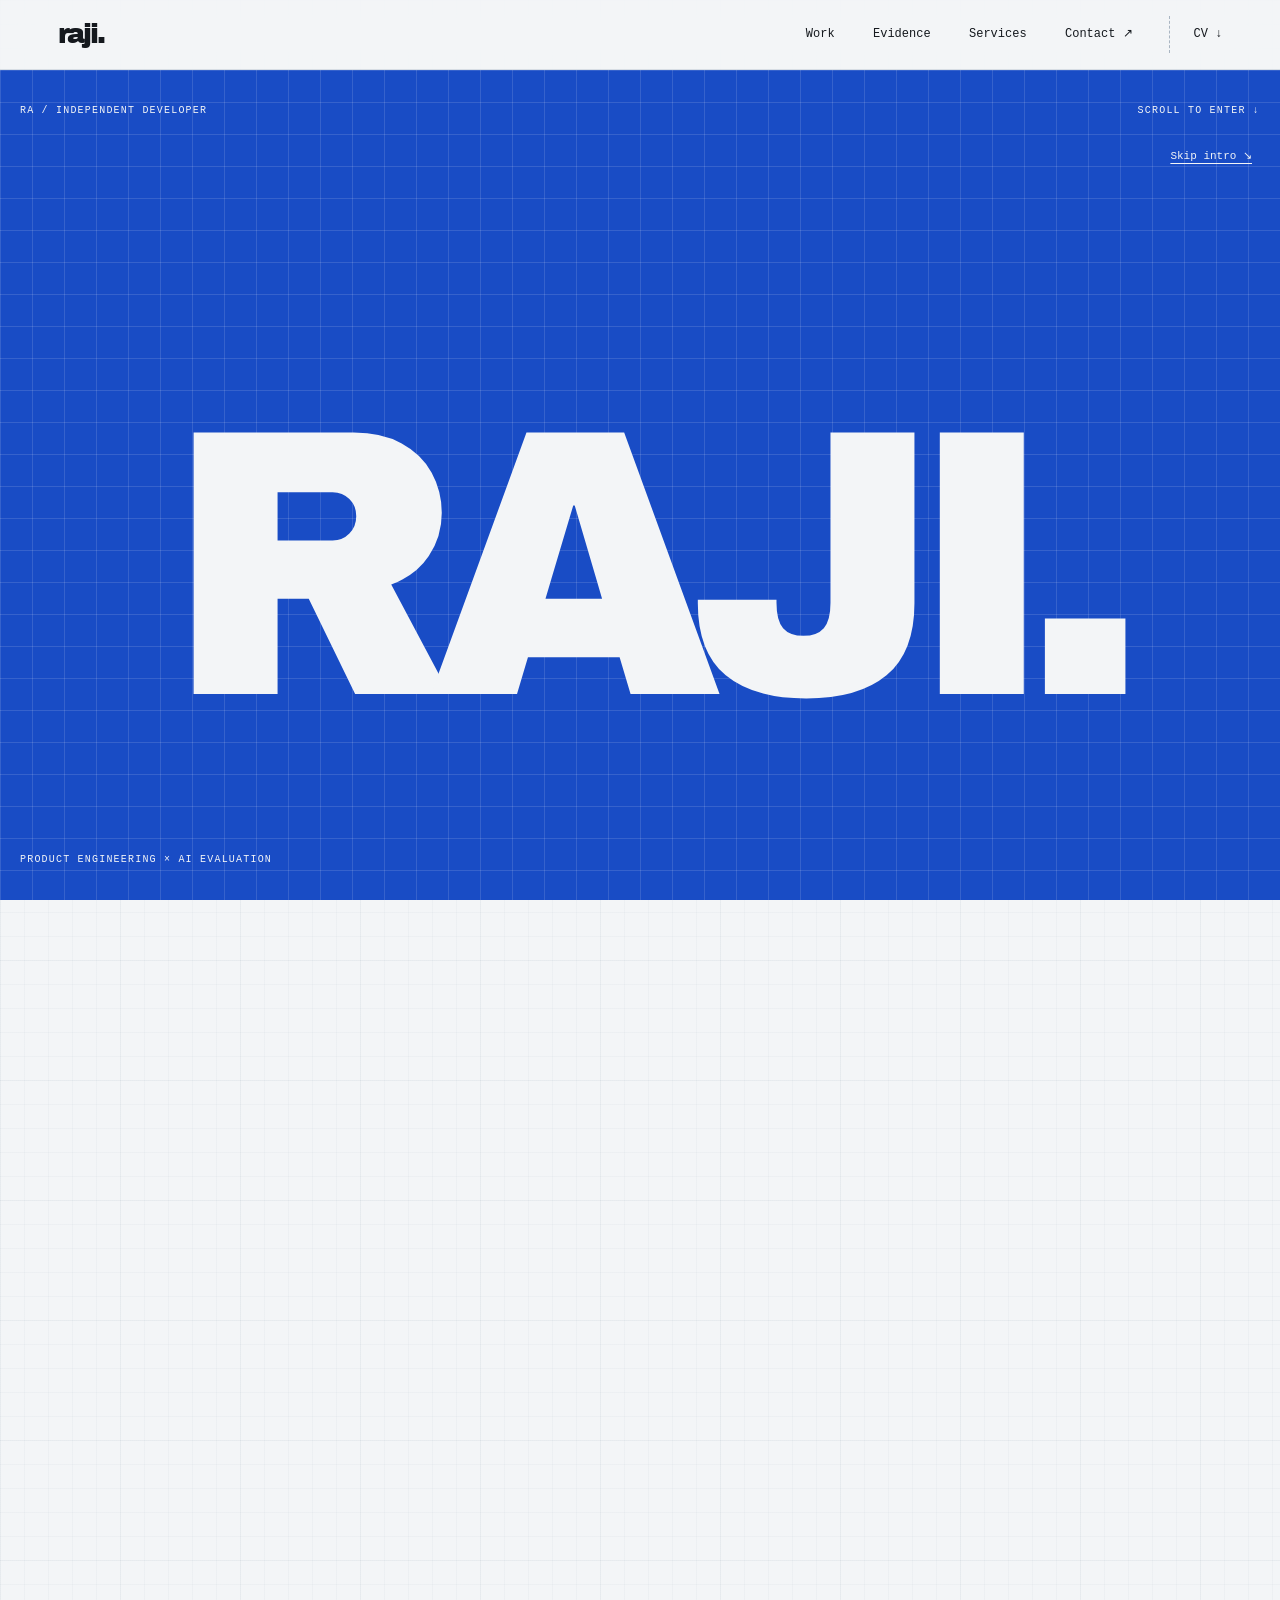
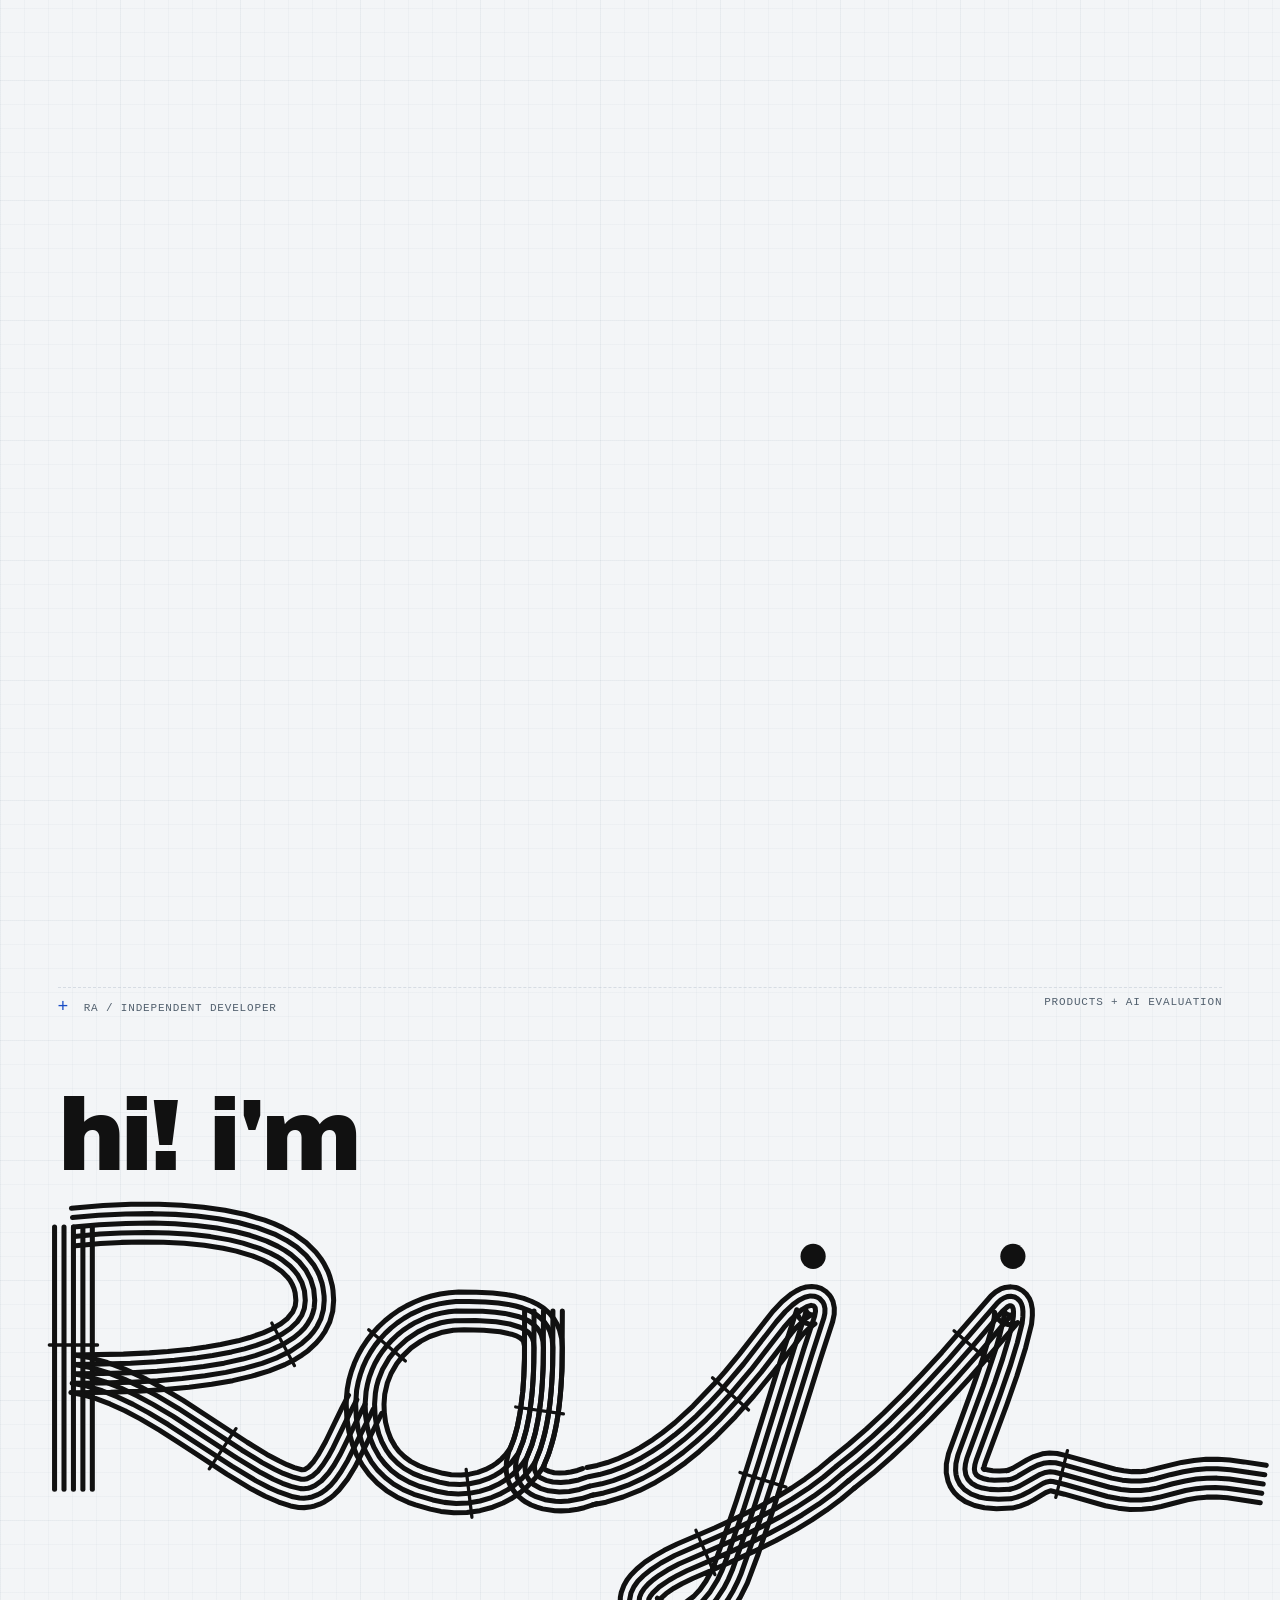
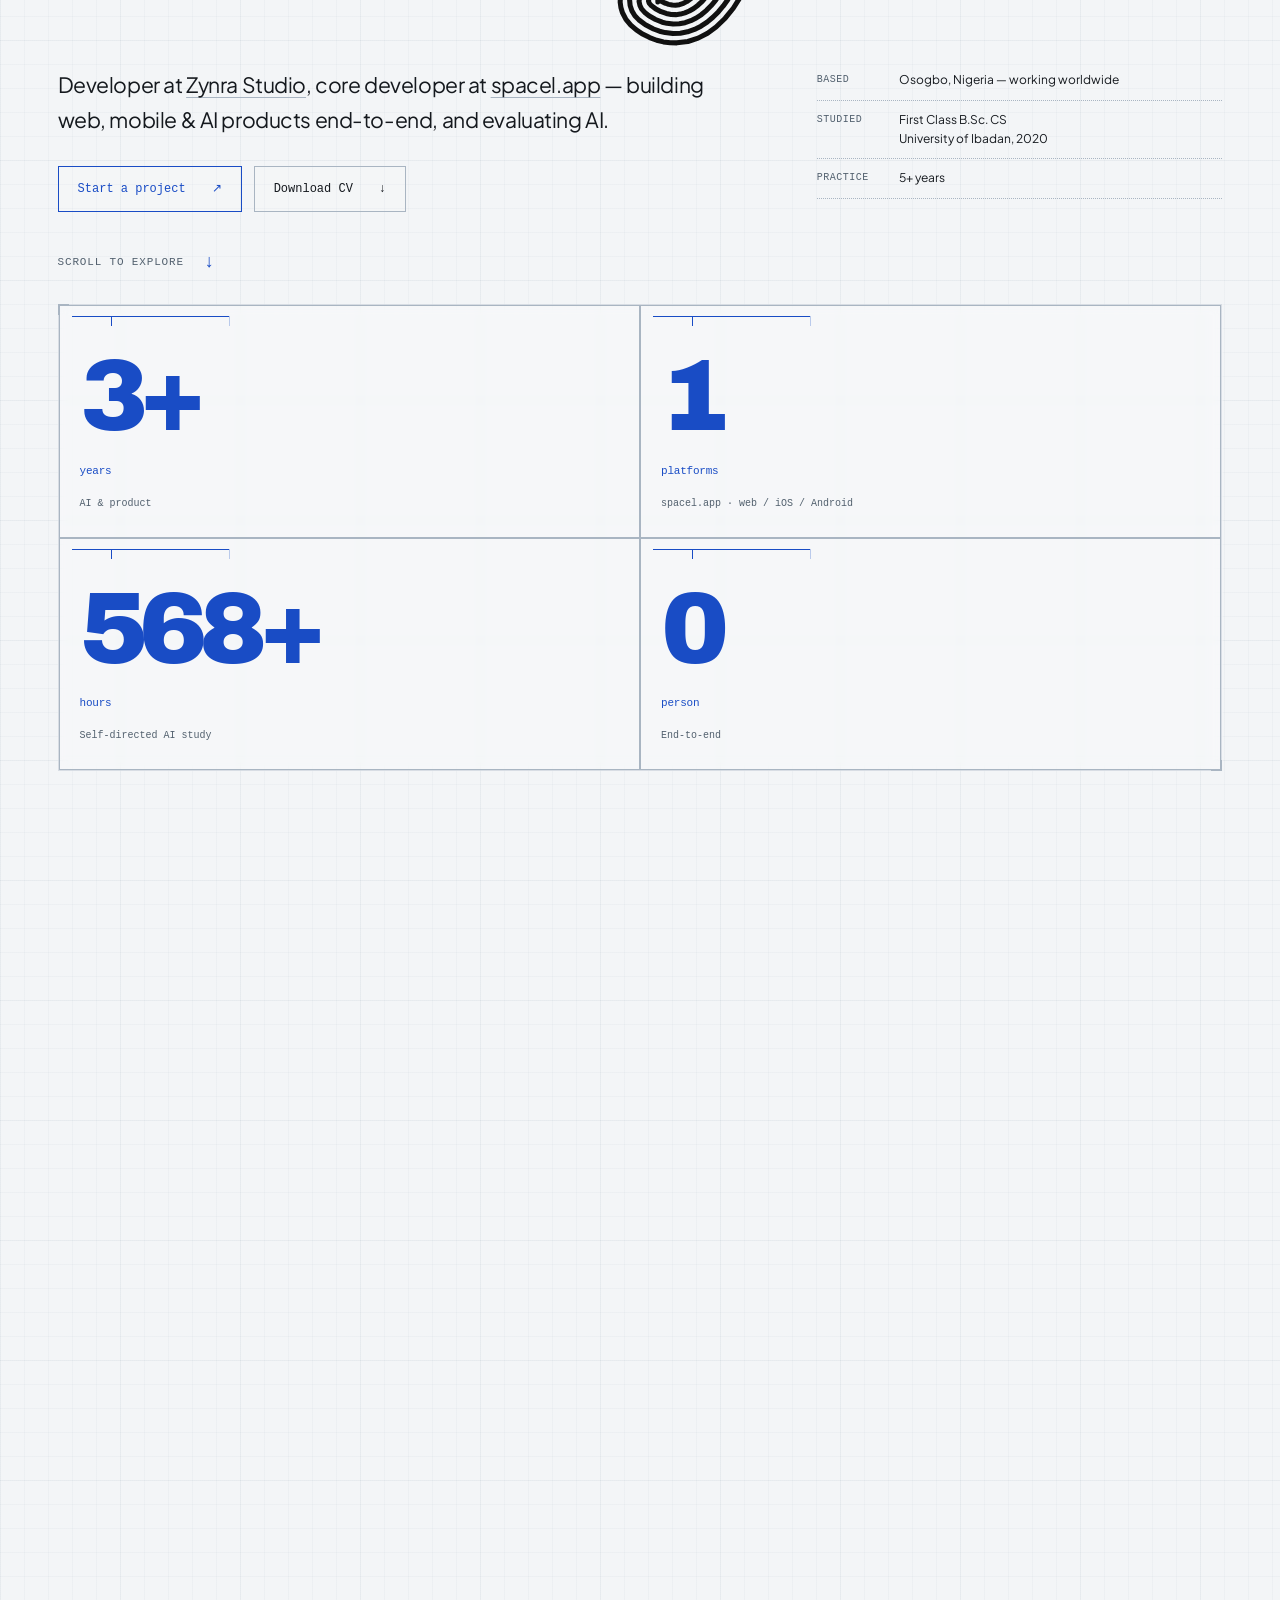
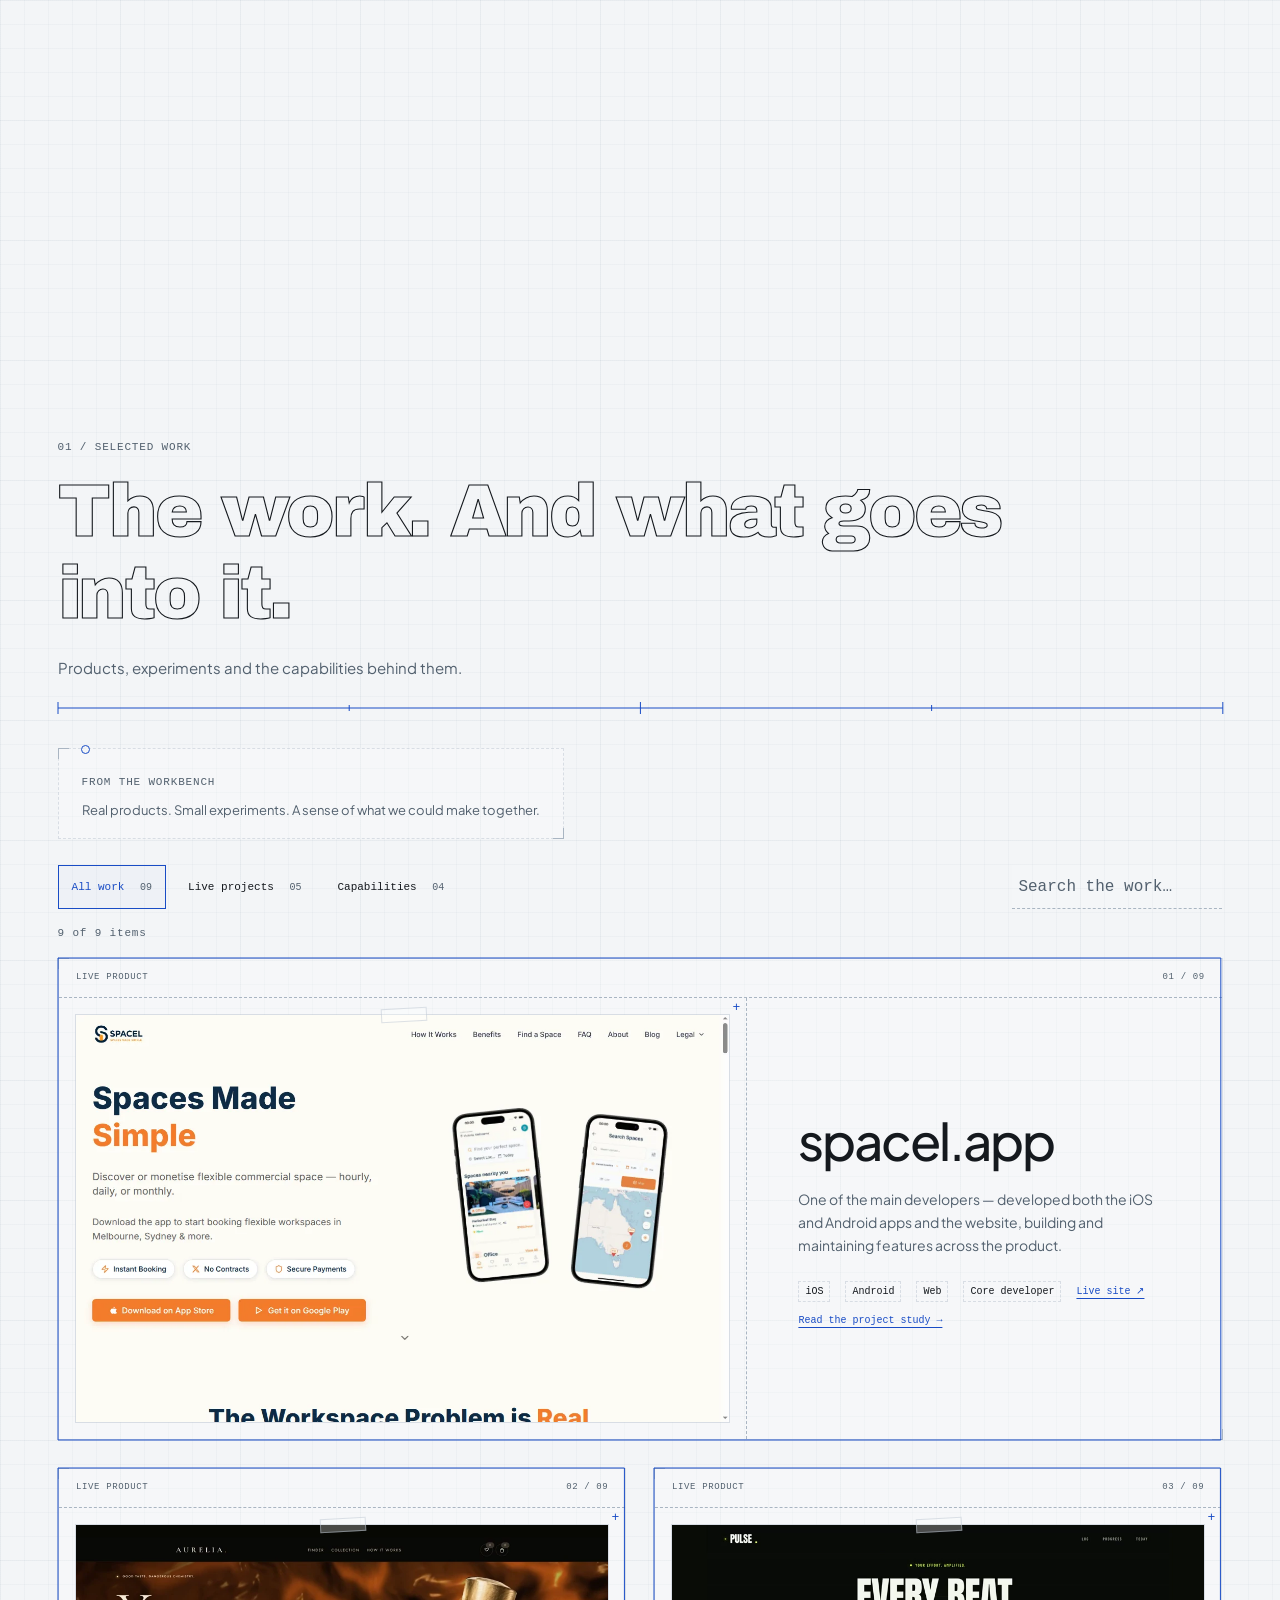
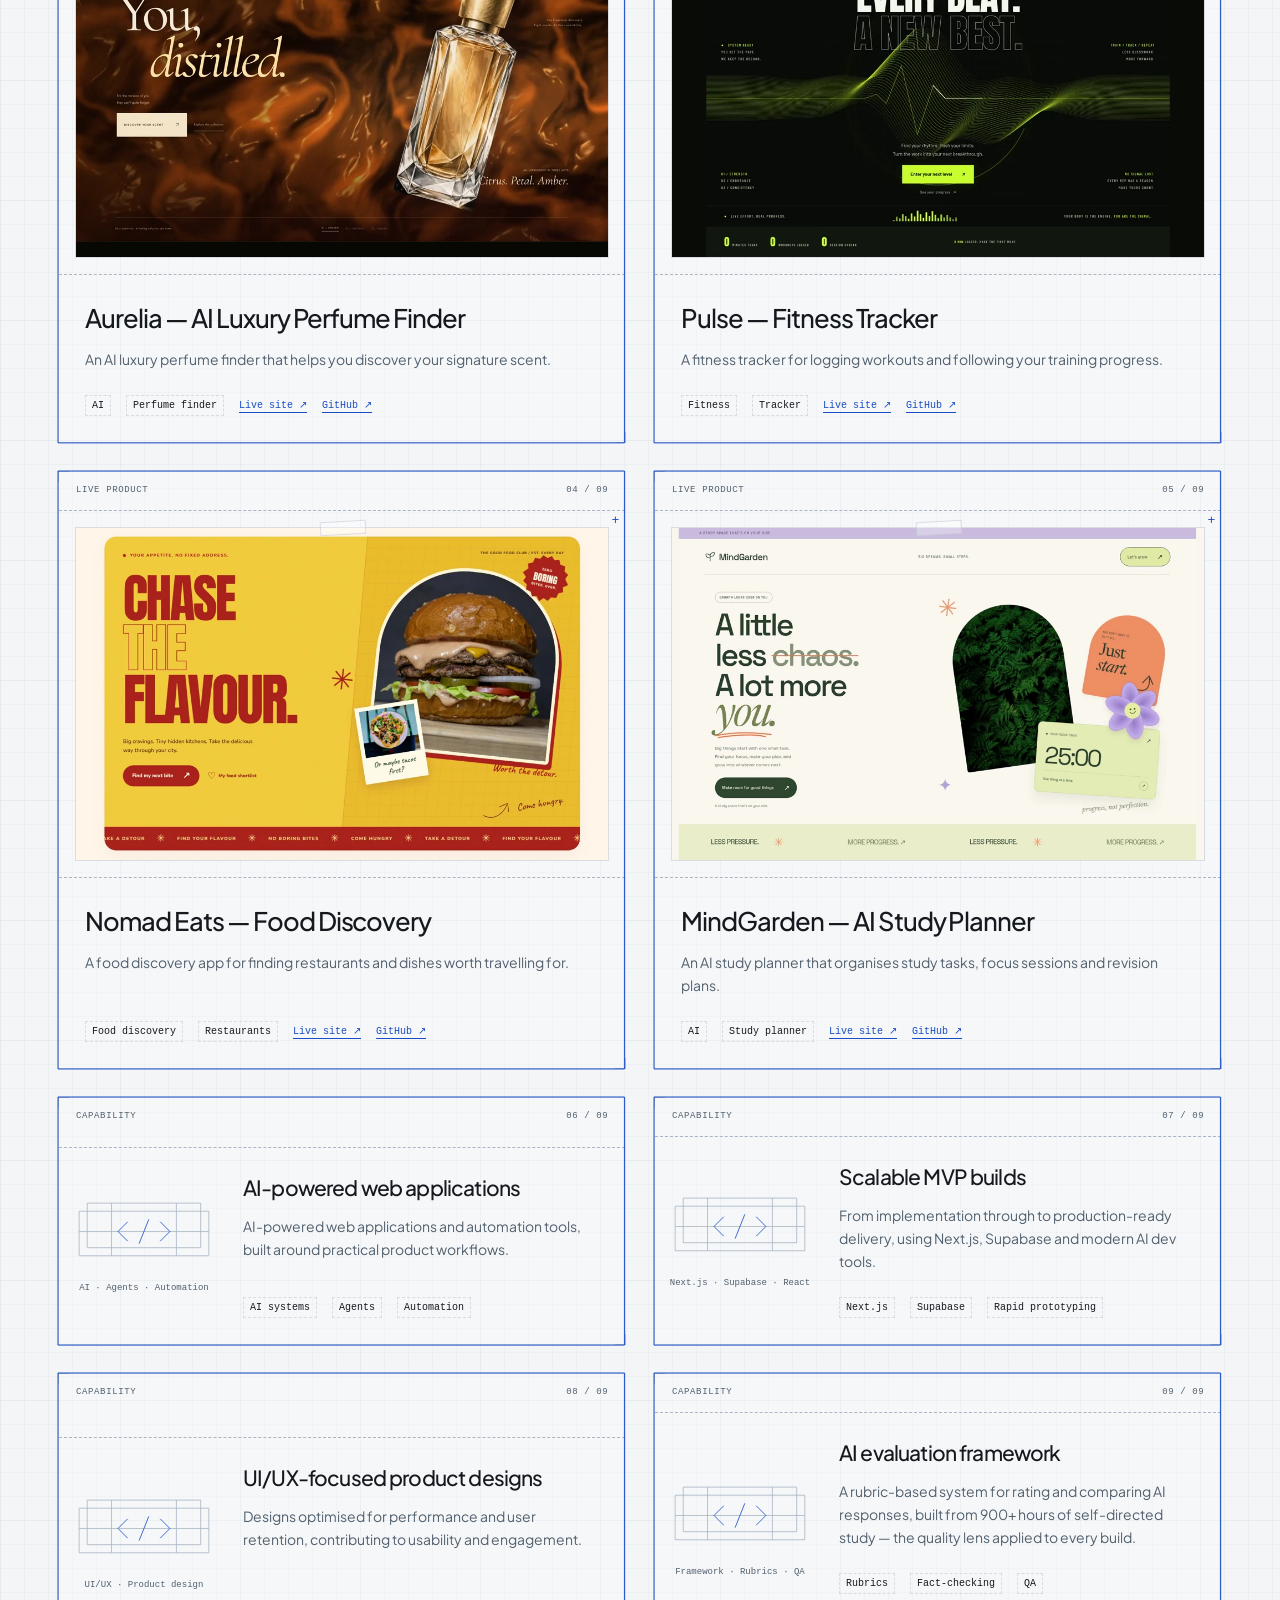
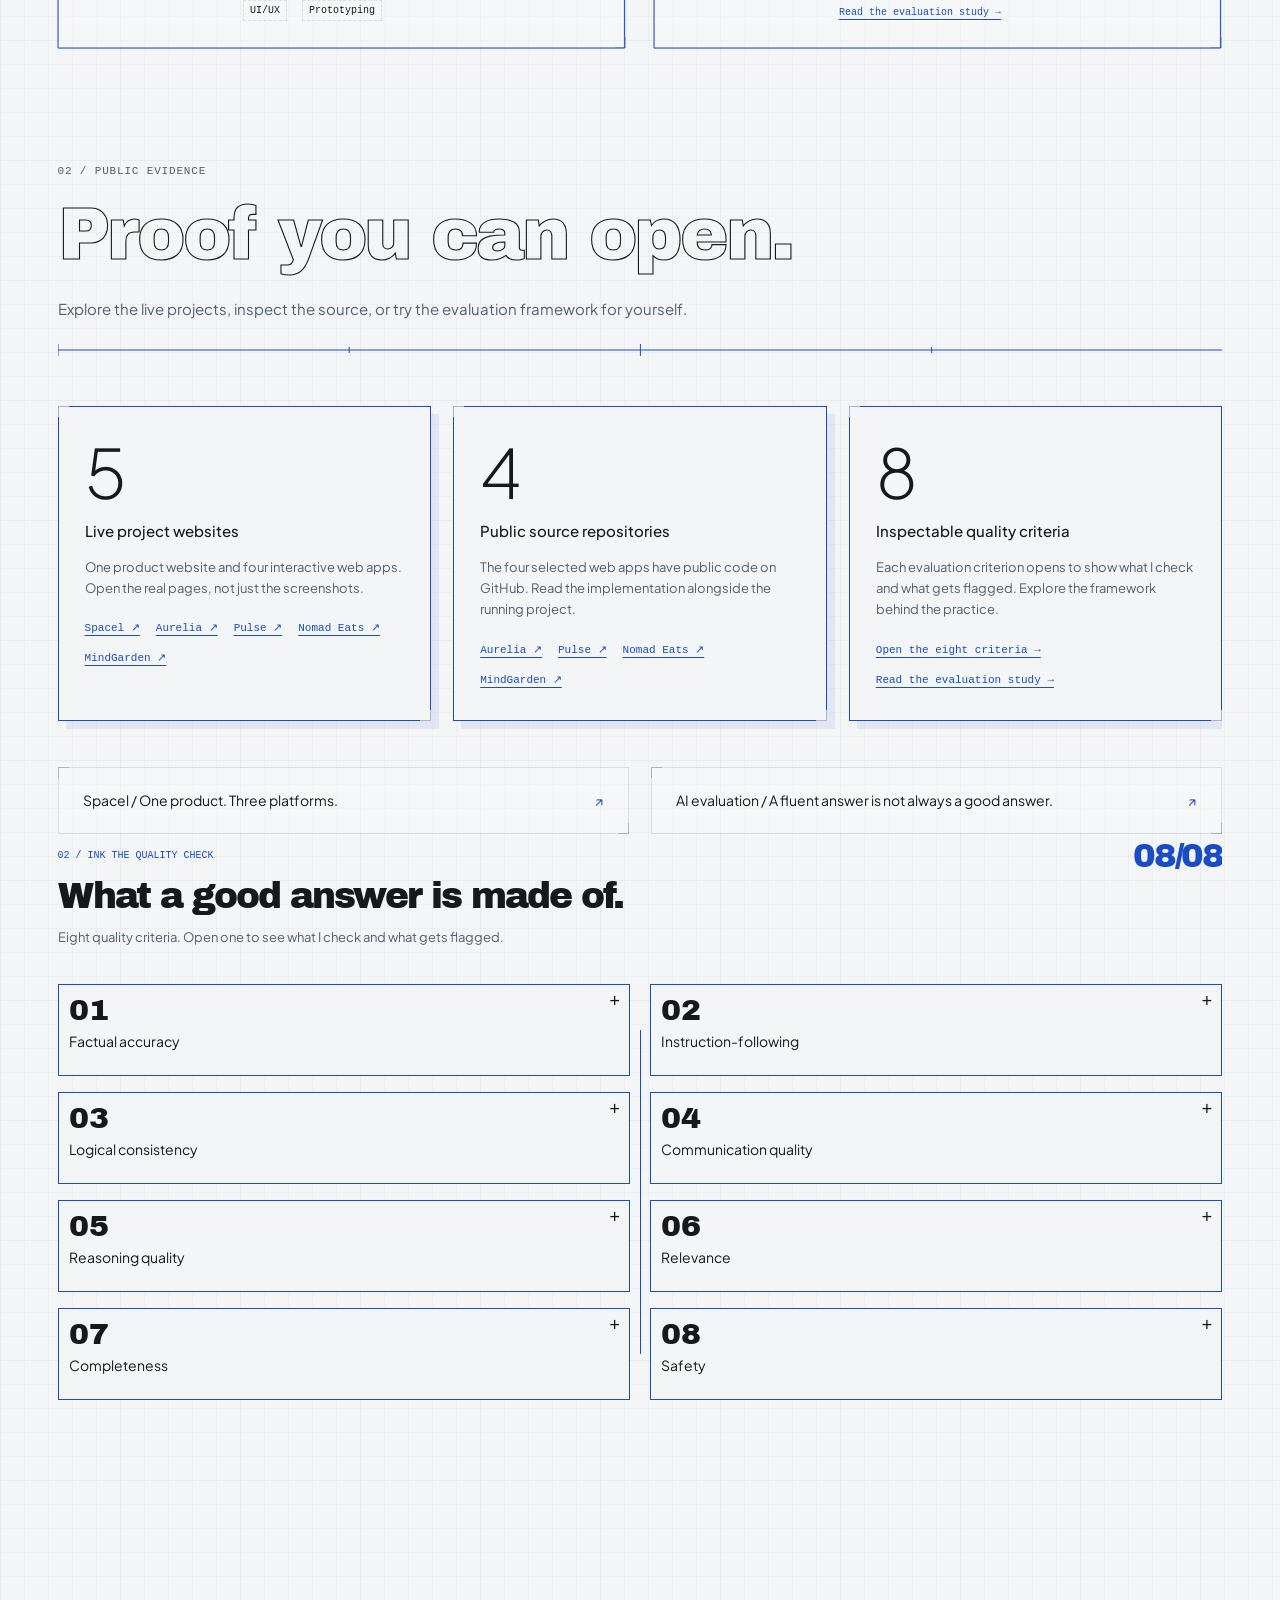
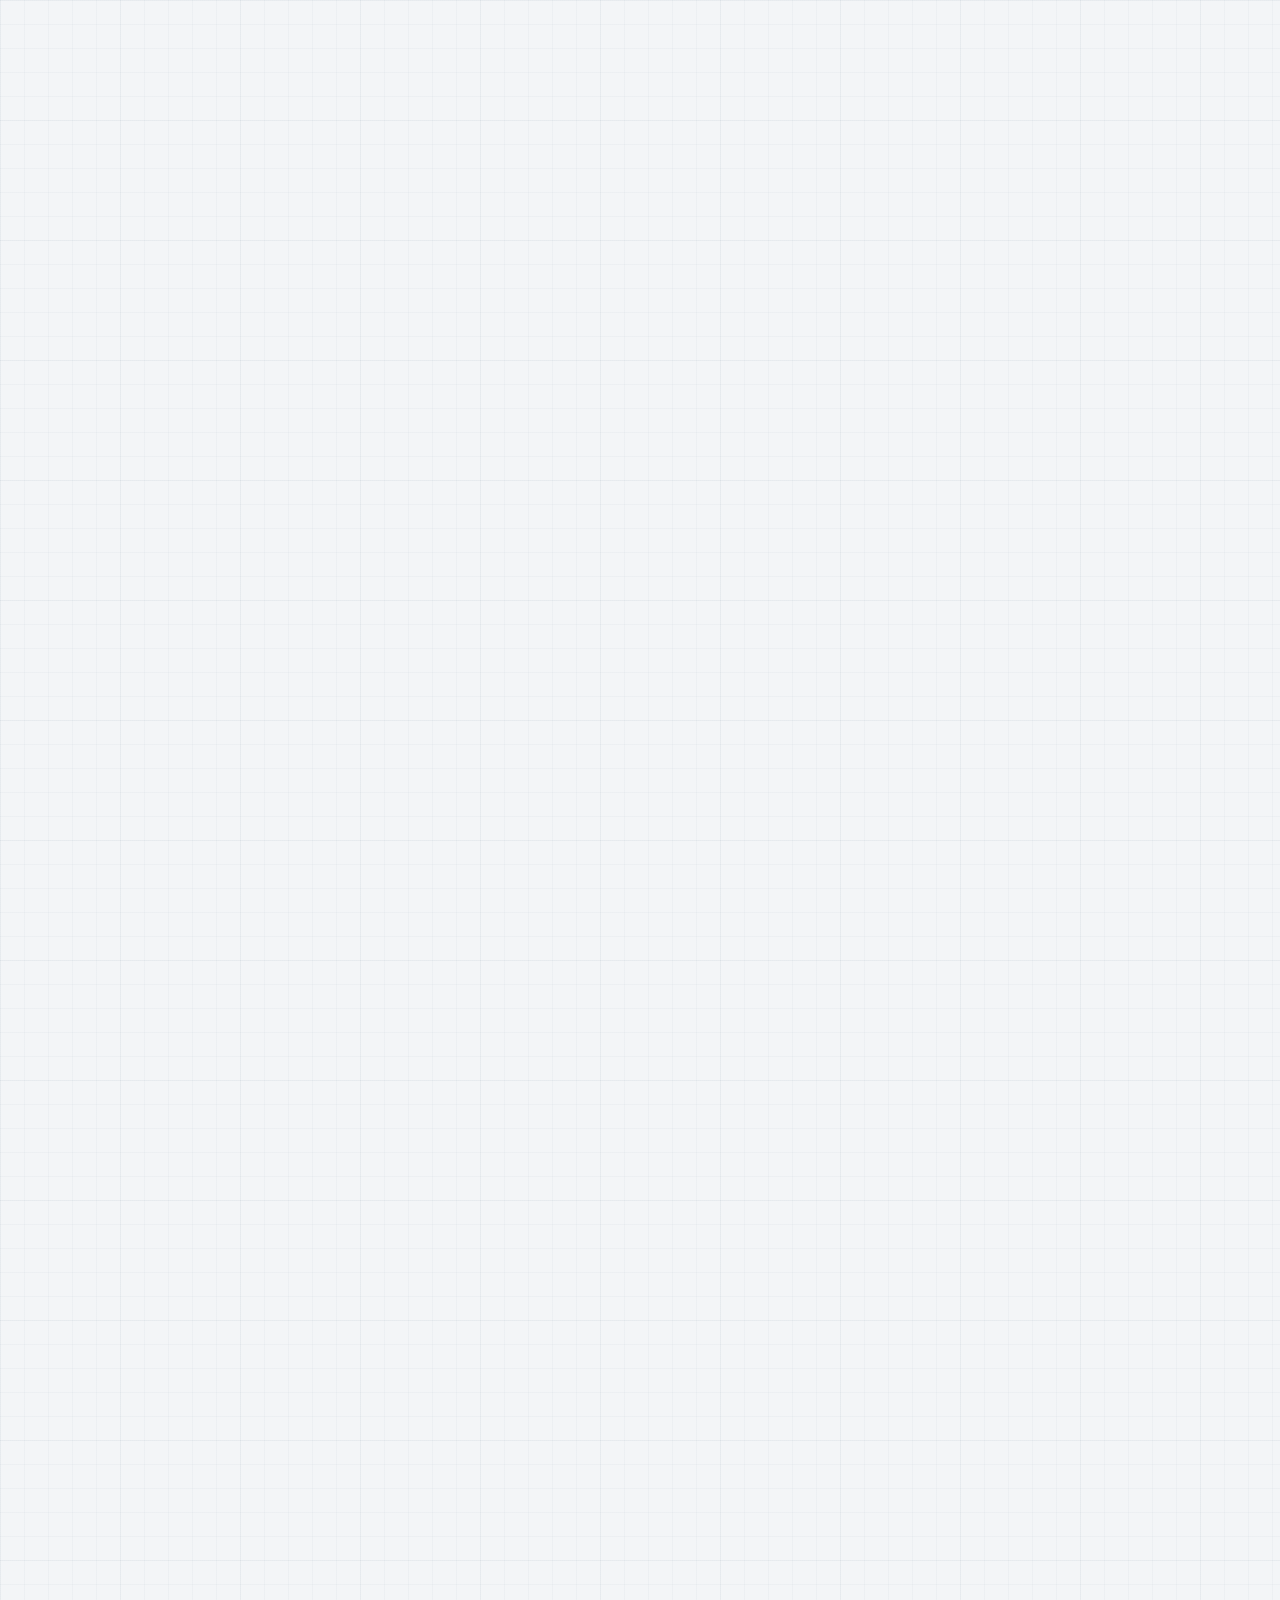
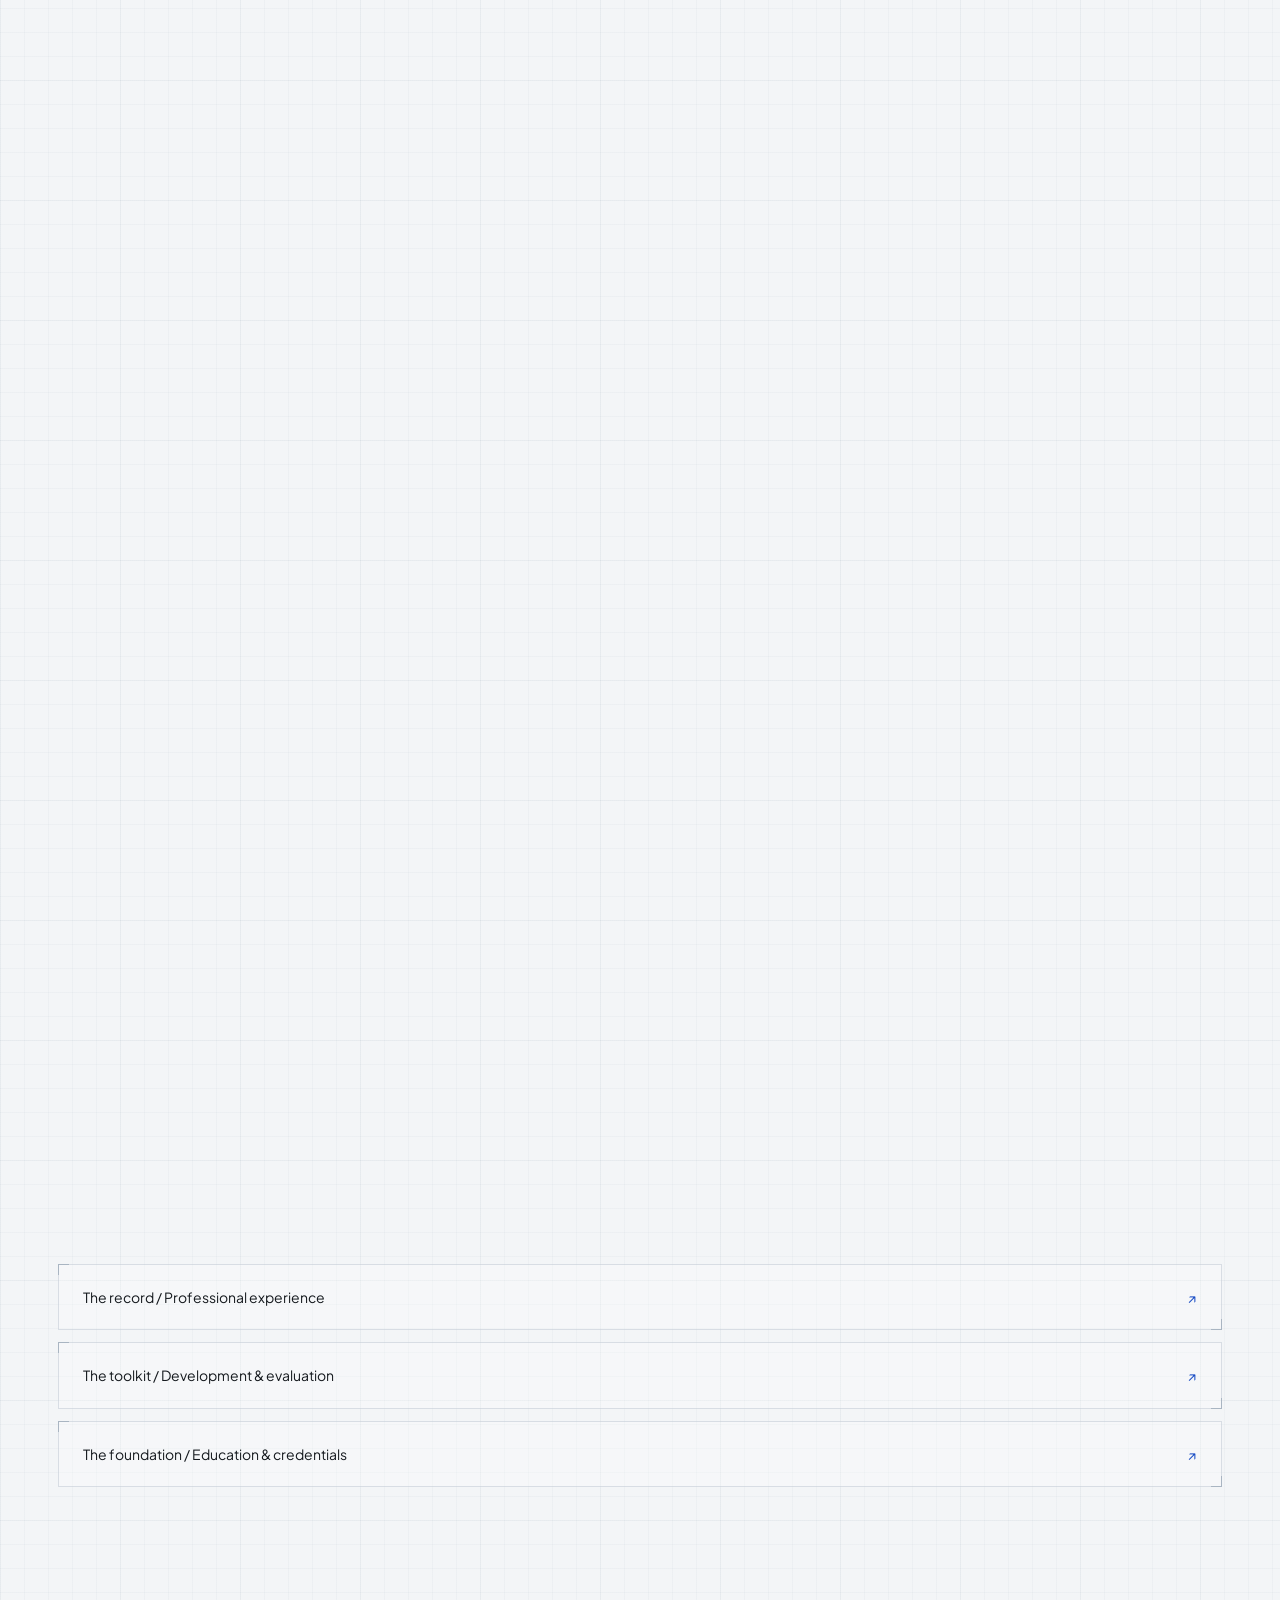
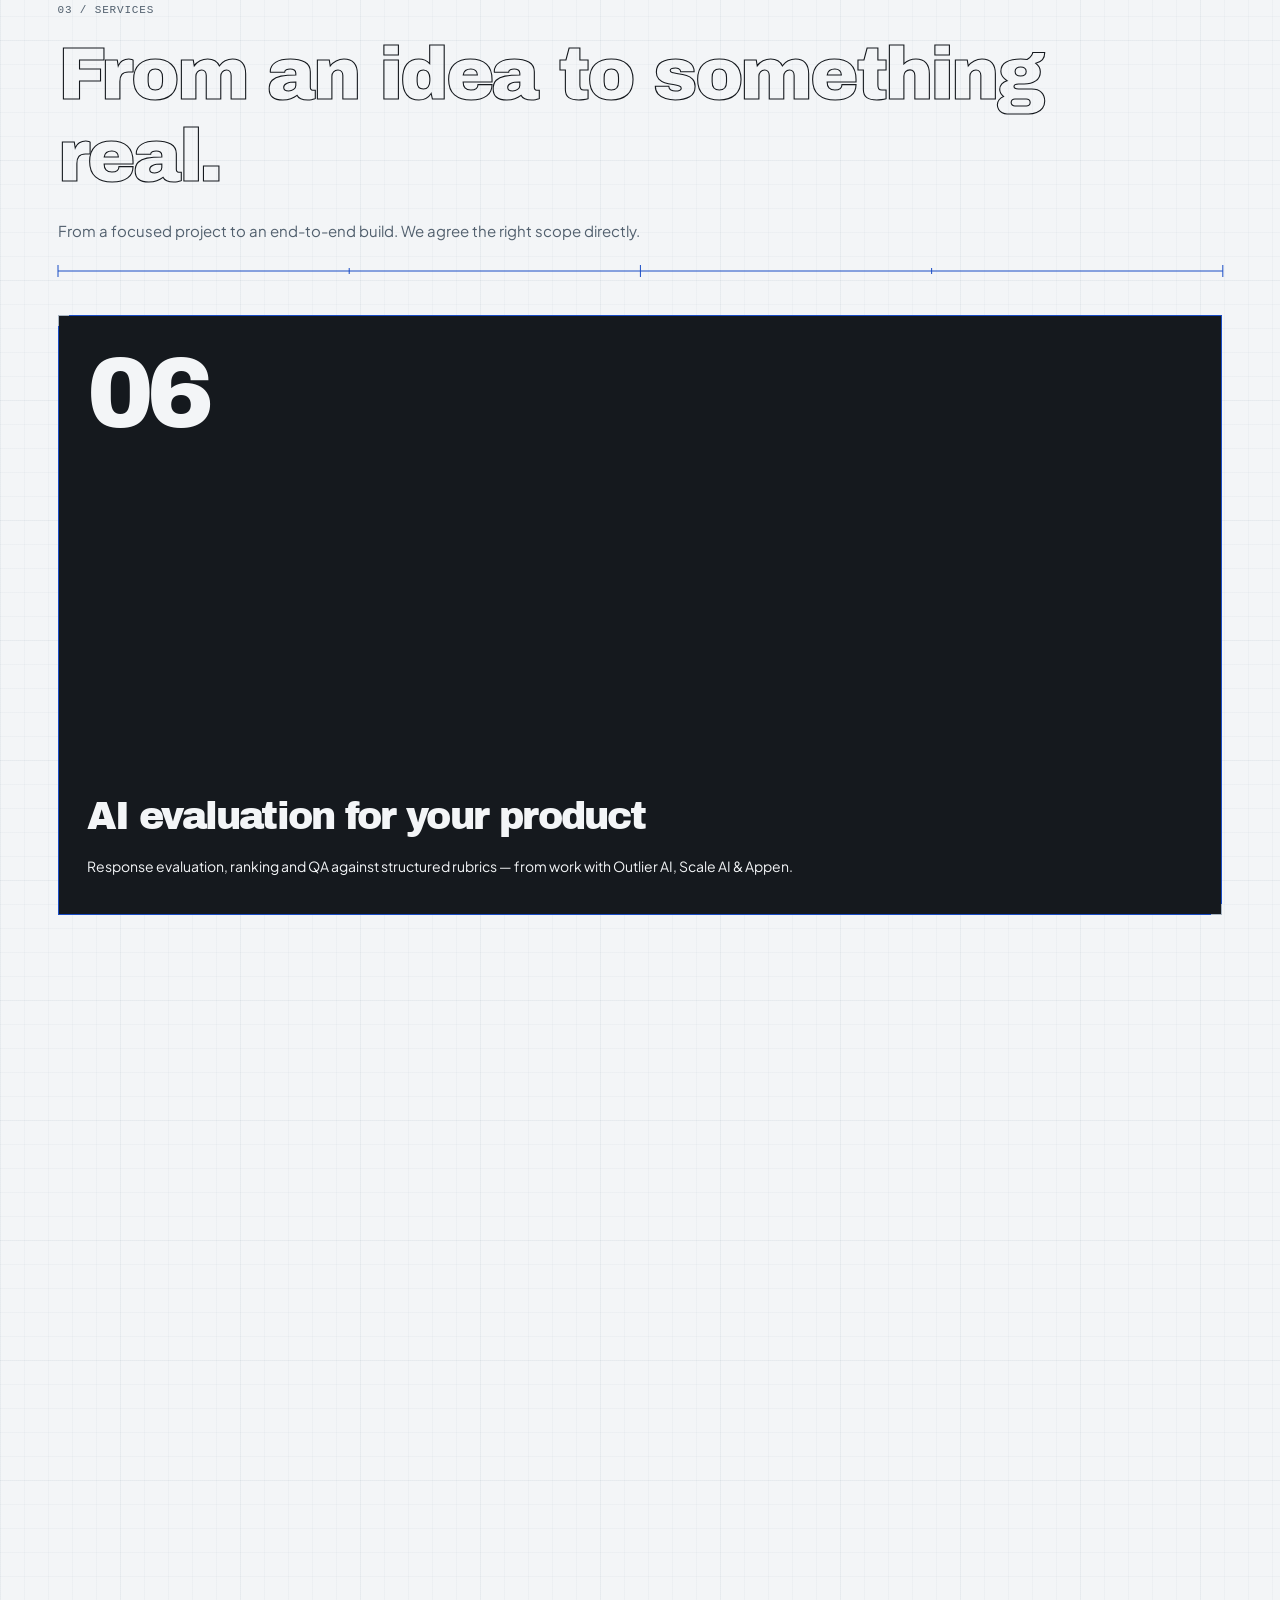
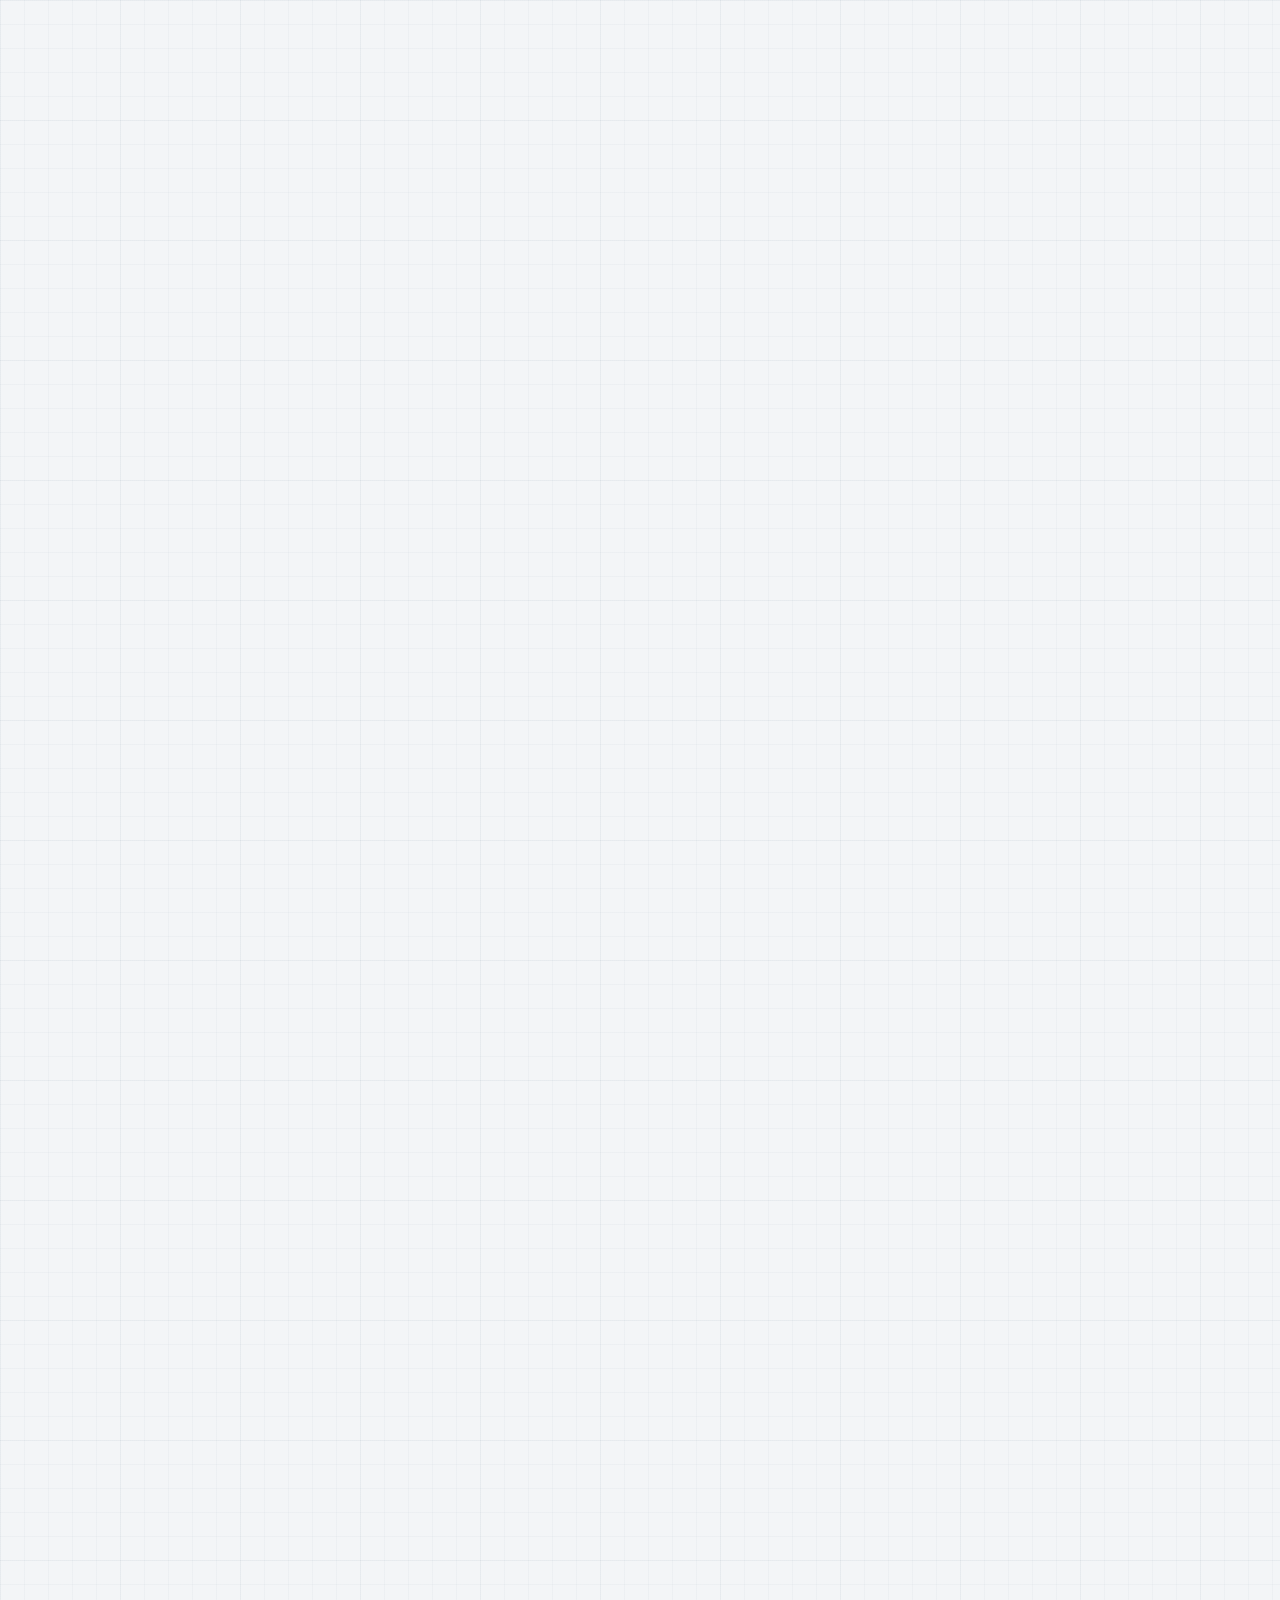
<file: index.html>
<!doctype html>
<html
  data-bold-demo="hero-zoom stacking-cards velocity-marquee"
  data-next-demo="work-depth answer-assembly answer-checklist"
  data-process2-demo="one-block"
  data-more-demo="stats-dimensions evidence-deal contact-ink closing-mark"
  lang="en"
>
  <head>
    <meta charset="utf-8" />
    <meta content="width=device-width, initial-scale=1" name="viewport" />
    <meta content="light" name="color-scheme" />
    <link href="assets/monogram.svg" rel="icon" />
    <title>Raji Ayatullah — Developer &amp; AI Evaluation Specialist</title>
    <meta
      content="Raji Ayatullah — developer and AI evaluation specialist. Explore web and mobile projects, evaluation methods, experience, and freelance services."
      name="description"
    />
    <meta content="#f3f5f7" name="theme-color" />
    <meta
      content="Raji Ayatullah — Build with purpose. Evaluate with care."
      property="og:title"
    />
    <meta
      content="Product development and AI evaluation, connected. Selected work, experience, and ways to collaborate."
      property="og:description"
    />
    <meta content="website" property="og:type" />
    <meta content="http://ayatullahraji.loc.cc/" property="og:url" />
    <meta
      content="http://ayatullahraji.loc.cc/assets/social-preview.png"
      property="og:image"
    />
    <meta content="image/png" property="og:image:type" />
    <meta content="1200" property="og:image:width" />
    <meta content="630" property="og:image:height" />
    <meta
      content="Raji Ayatullah — I build products. I evaluate AI."
      property="og:image:alt"
    />
    <meta content="summary_large_image" name="twitter:card" />
    <meta
      content="Raji Ayatullah — Developer &amp; AI Evaluation Specialist"
      name="twitter:title"
    />
    <meta
      content="Web products, mobile apps, and a careful eye for quality. Explore Raji’s work."
      name="twitter:description"
    />
    <meta
      content="http://ayatullahraji.loc.cc/assets/social-preview.png"
      name="twitter:image"
    />
    <meta
      content="Raji Ayatullah — I build products. I evaluate AI."
      name="twitter:image:alt"
    />
    <link
      rel="preload"
      href="assets/fonts/archivo-black-latin.woff2"
      as="font"
      type="font/woff2"
      crossorigin
    />
    <link
      rel="preload"
      href="assets/fonts/plus-jakarta-sans-latin.woff2"
      as="font"
      type="font/woff2"
      crossorigin
    />
    <link href="assets/site.css" rel="stylesheet" />
    <script defer="True" src="assets/site.js"></script>
    <link href="assets/bold.css" rel="stylesheet" />
    <script defer src="assets/bold.js"></script>
    <link href="assets/next.css" rel="stylesheet" />
    <script defer src="assets/next.js"></script>
    <link href="assets/process2.css" rel="stylesheet" />
    <script defer src="assets/process2.js"></script>
    <link href="assets/more.css" rel="stylesheet" />
    <script defer src="assets/more.js"></script>
    <script type="application/ld+json">
      {
        "@context": "https://schema.org",
        "@type": "Person",
        "name": "Raji Ayatullah",
        "jobTitle": "Developer & AI Evaluation Specialist",
        "email": "mailto:bremchevy@gmail.com",
        "knowsAbout": [
          "Web development",
          "Mobile development",
          "AI evaluation"
        ],
        "alumniOf": {
          "@type": "CollegeOrUniversity",
          "name": "University of Ibadan"
        }
      }
    </script>
    <noscript
      ><style>
        .js-only {
          display: none !important;
        }
      </style></noscript
    >
  </head>
  <body>
    <a class="skip-link" href="#main">Skip to content</a>
    <header class="site-header">
      <div class="header-inner">
        <a aria-label="Raji Ayatullah, home" class="wordmark" href="#home"
          >ra<span>ji.</span></a
        >
        <nav aria-label="Main navigation">
          <a href="#work">Work</a><a href="#evidence">Evidence</a
          ><a href="#services">Services</a
          ><a href="#contact">Contact <span aria-hidden="true">↗</span></a>
        </nav>
        <a
          class="header-cv"
          download="raji-ayatullah-cv.pdf"
          href="assets/raji-ayatullah-cv.pdf"
          >CV <span aria-hidden="true">↓</span></a
        >
      </div>
    </header>
    <main class="page-shell" id="main" tabindex="-1">
      <section aria-labelledby="hero-title" class="hero" id="home">
        <div class="hero-meta annotation">
          <span
            ><span aria-hidden="true" class="crosshair">+</span> RA /
            INDEPENDENT DEVELOPER</span
          ><span>PRODUCTS + AI EVALUATION</span>
        </div>
        <h1 id="hero-title">
          <span class="hello">hi! i'm</span><span class="sr-only"> Raji</span
          ><span class="signature-wrap"
            ><svg
              class="signature-svg"
              aria-hidden="true"
              viewBox="0 -10 1220 455"
              xmlns="http://www.w3.org/2000/svg"
            >
              <g
                fill="none"
                stroke="currentColor"
                stroke-linecap="round"
                stroke-linejoin="round"
              >
                <g
                  class="signature-stroke"
                  data-letter="R"
                  data-stroke="R-stem"
                  style="--draw-delay: 0.08s; --draw-duration: 0.17s"
                >
                  <path
                    class="signature-rail"
                    pathLength="1"
                    d="M52.0,280.0 L52.0,30.0"
                  />
                  <path
                    class="signature-rail"
                    pathLength="1"
                    d="M61.0,280.0 L61.0,30.0"
                  />
                  <path
                    class="signature-rail"
                    pathLength="1"
                    d="M70.0,280.0 L70.0,30.0"
                  />
                  <path
                    class="signature-rail"
                    pathLength="1"
                    d="M79.0,280.0 L79.0,30.0"
                  />
                  <path
                    class="signature-rail"
                    pathLength="1"
                    d="M88.0,280.0 L88.0,30.0"
                  />
                </g>
                <g
                  class="signature-stroke"
                  data-letter="R"
                  data-stroke="R-bowl"
                  style="--draw-delay: 0.25s; --draw-duration: 0.3s"
                >
                  <path
                    class="signature-rail"
                    pathLength="1"
                    d="M68.1,12.1 L98.4,9.6 L124.8,8.4 L151.6,8.4 L173.0,9.3 L194.0,11.1 L214.4,14.0 L233.9,18.1 L252.3,23.5 L261.0,26.8 L269.4,30.6 L281.1,37.1 L291.8,44.9 L301.1,54.1 L306.4,61.1 L308.8,64.9 L312.8,72.9 L314.3,77.1 L316.7,86.0 L317.4,90.6 L318.0,100.0 L317.1,110.5 L314.3,120.5 L309.7,129.8 L305.8,135.5 L301.3,140.8 L293.6,147.9 L287.8,152.1 L281.6,156.0 L271.5,161.2 L256.6,167.2 L240.0,172.2 L221.8,176.5 L201.8,180.0 L180.2,182.8 L156.9,185.0 L132.0,186.6 L105.4,187.6 L70.0,188.0"
                  />
                  <path
                    class="signature-rail"
                    pathLength="1"
                    d="M69.1,21.0 L93.9,18.9 L119.7,17.6 L146.1,17.3 L167.2,18.0 L187.9,19.5 L208.0,22.1 L227.1,25.7 L245.1,30.6 L261.6,36.8 L272.8,42.6 L282.9,49.3 L291.7,57.1 L299.0,66.1 L302.8,72.8 L304.4,76.3 L307.0,83.8 L307.8,87.7 L308.9,95.8 L309.0,100.0 L308.2,108.9 L305.9,117.3 L302.0,125.2 L298.7,130.0 L294.8,134.6 L287.9,140.8 L277.1,148.2 L264.4,154.5 L249.8,160.0 L233.4,164.6 L215.3,168.6 L195.3,171.9 L173.6,174.5 L150.2,176.5 L125.1,177.9 L98.4,178.7 L70.0,179.0"
                  />
                  <path
                    class="signature-rail"
                    pathLength="1"
                    d="M70.0,30.0 L94.5,27.9 L120.0,26.6 L146.0,26.3 L166.7,27.0 L187.0,28.5 L206.6,31.0 L225.1,34.5 L238.2,37.9 L254.2,43.5 L264.9,48.5 L271.5,52.3 L277.4,56.4 L285.2,63.3 L291.5,71.1 L296.1,79.8 L299.0,89.4 L300.0,100.0 L299.4,107.3 L298.2,111.9 L296.6,116.3 L293.0,122.5 L290.0,126.5 L286.4,130.2 L280.1,135.5 L269.8,141.9 L257.5,147.6 L243.3,152.6 L231.3,155.9 L213.6,159.8 L194.1,163.0 L172.7,165.5 L149.6,167.5 L124.7,168.9 L98.2,169.7 L70.0,170.0"
                  />
                  <path
                    class="signature-rail"
                    pathLength="1"
                    d="M70.9,39.0 L95.1,36.8 L115.2,35.7 L140.8,35.3 L161.2,35.7 L181.2,37.0 L200.5,39.2 L218.8,42.3 L231.6,45.4 L247.2,50.4 L257.5,54.8 L263.8,58.1 L269.4,61.7 L276.6,67.5 L280.6,71.7 L284.0,76.1 L287.8,83.2 L290.2,91.1 L291.0,100.0 L290.1,107.5 L287.6,114.2 L283.2,120.6 L276.7,126.8 L268.1,132.6 L257.2,138.0 L244.2,142.9 L233.1,146.2 L220.8,149.1 L202.6,152.6 L187.7,154.7 L166.3,157.1 L149.0,158.5 L124.4,159.9 L98.0,160.7 L70.0,161.0"
                  />
                  <path
                    class="signature-rail"
                    pathLength="1"
                    d="M71.9,47.9 L95.7,45.8 L115.6,44.7 L135.7,44.3 L155.8,44.5 L175.6,45.6 L194.7,47.5 L212.7,50.3 L225.2,53.0 L240.5,57.5 L250.5,61.5 L259.2,65.9 L268.6,72.4 L273.8,77.6 L276.5,81.1 L278.6,84.8 L280.2,88.6 L281.3,92.8 L282.0,100.0 L281.4,105.3 L278.9,111.2 L274.0,117.2 L267.7,122.2 L258.9,127.3 L250.8,130.9 L238.0,135.4 L226.9,138.5 L210.3,142.1 L196.4,144.4 L181.5,146.5 L159.9,148.7 L142.4,150.0 L117.6,151.2 L70.0,152.0"
                  />
                </g>
                <g
                  class="signature-stroke"
                  data-letter="R"
                  data-stroke="R-leg"
                  style="--draw-delay: 0.55s; --draw-duration: 0.2s"
                >
                  <path
                    class="signature-rail"
                    pathLength="1"
                    d="M72.4,152.2 L85.3,154.5 L102.2,159.2 L118.8,165.5 L139.2,175.0 L155.1,183.7 L174.6,195.3 L235.6,235.2 L254.4,246.8 L265.8,252.9 L273.5,256.6 L280.5,259.3 L287.6,261.4 L290.7,261.1 L294.4,258.6 L299.0,253.5 L303.2,247.3 L310.4,234.5 L325.8,202.7 L332.2,190.3"
                  />
                  <path
                    class="signature-rail"
                    pathLength="1"
                    d="M71.2,161.1 L87.3,164.2 L103.3,169.1 L119.3,175.5 L135.1,183.0 L150.7,191.5 L169.9,203.0 L230.7,242.8 L249.9,254.6 L261.7,261.0 L270.0,264.9 L280.0,268.6 L287.2,270.4 L290.0,270.4 L292.6,270.0 L297.7,267.4 L303.3,262.4 L308.0,256.4 L312.8,249.0 L317.5,240.4 L333.8,206.7 L340.1,194.6"
                  />
                  <path
                    class="signature-rail"
                    pathLength="1"
                    d="M70.0,170.0 L85.1,172.9 L100.3,177.6 L115.6,183.7 L131.0,191.1 L146.2,199.3 L165.1,210.6 L225.9,250.4 L248.5,264.1 L260.6,270.5 L269.2,274.3 L277.4,277.2 L286.4,279.4 L289.4,279.5 L293.7,279.0 L296.4,278.2 L300.3,276.4 L306.5,271.9 L313.2,264.5 L318.5,256.9 L324.5,246.4 L341.9,210.7 L348.0,199.0"
                  />
                  <path
                    class="signature-rail"
                    pathLength="1"
                    d="M68.8,178.9 L82.9,181.7 L97.3,186.1 L112.0,192.0 L126.9,199.1 L141.8,207.2 L160.3,218.3 L221.0,258.0 L244.1,272.0 L256.7,278.6 L265.8,282.6 L279.2,287.2 L285.5,288.3 L289.6,288.5 L293.6,288.1 L297.5,287.3 L303.0,285.1 L306.4,283.3 L311.0,279.9 L315.3,276.0 L319.1,271.6 L325.0,263.4 L331.4,252.5 L355.9,203.4"
                  />
                  <path
                    class="signature-rail"
                    pathLength="1"
                    d="M67.6,187.8 L77.4,189.6 L90.9,193.4 L104.8,198.7 L119.1,205.2 L133.7,212.9 L151.9,223.6 L170.1,235.2 L216.2,265.5 L239.7,279.8 L252.8,286.7 L265.6,292.2 L276.9,295.9 L284.6,297.3 L289.9,297.5 L295.0,297.0 L300.0,295.9 L304.7,294.2 L309.1,292.1 L315.0,288.2 L318.5,285.3 L323.2,280.6 L331.4,270.1 L338.3,258.8 L363.8,207.7"
                  />
                </g>
                <g
                  class="signature-stroke"
                  data-letter="a"
                  data-stroke="a-bowl"
                  style="--draw-delay: 0.75s; --draw-duration: 0.45s"
                >
                  <path
                    class="signature-rail"
                    pathLength="1"
                    d="M330.0,199.0 L330.2,193.1 L331.0,184.4 L332.6,175.9 L334.9,167.7 L337.8,159.7 L341.3,152.1 L345.4,144.7 L350.0,137.8 L355.2,131.2 L360.8,125.1 L366.9,119.4 L373.4,114.2 L380.2,109.4 L387.5,105.2 L395.1,101.5 L403.0,98.3 L411.2,95.8 L419.6,93.9 L428.2,92.6 L437.0,92.0 L454.1,92.2 L469.6,93.0 L482.0,94.3 L491.7,96.1 L499.2,98.1 L506.4,100.8 L513.2,104.2 L518.1,107.4 L524.0,112.7 L527.9,117.5 L531.0,122.8 L533.4,128.5 L535.4,136.6 L536.0,145.0 L535.6,167.6 L534.1,189.9 L532.1,207.5 L529.5,222.5 L526.0,236.7 L522.2,248.4 L518.2,257.8 L516.0,261.5 L510.5,268.9 L502.8,277.2 L496.1,282.9 L487.1,289.1 L479.5,293.1 L469.6,297.1 L457.4,300.4 L445.0,302.2 L432.6,302.4 L420.2,301.1 L410.1,298.9 L396.1,294.9 L389.1,292.4 L378.1,287.3 L368.3,281.2 L359.5,274.1 L351.8,266.0 L345.4,257.2 L340.1,247.7 L336.1,237.7 L332.6,225.2 L330.6,212.2 L330.0,199.0"
                  />
                  <path
                    class="signature-rail"
                    pathLength="1"
                    d="M339.0,199.0 L339.9,185.7 L341.4,177.9 L343.5,170.4 L346.1,163.1 L349.3,156.1 L353.1,149.4 L357.3,143.1 L362.0,137.1 L367.2,131.4 L372.8,126.2 L378.7,121.4 L385.1,117.0 L391.7,113.1 L403.5,107.7 L411.0,105.2 L418.6,103.3 L426.5,101.9 L434.5,101.1 L447.0,101.0 L462.6,101.5 L474.9,102.5 L484.4,103.8 L491.5,105.3 L498.1,107.2 L504.3,109.7 L510.0,112.8 L515.1,116.7 L518.5,120.1 L522.2,125.4 L524.3,129.8 L526.2,136.3 L527.0,145.0 L526.6,167.3 L525.3,187.1 L523.4,204.4 L521.0,218.9 L517.8,232.6 L514.3,243.7 L510.8,252.5 L508.5,256.5 L503.6,263.2 L496.6,270.6 L490.6,275.8 L484.1,280.3 L477.4,284.1 L468.5,287.9 L457.5,291.2 L446.2,293.0 L434.8,293.5 L423.5,292.5 L412.5,290.2 L394.5,284.8 L384.3,280.4 L375.2,275.1 L367.1,268.8 L360.0,261.8 L354.0,254.0 L348.3,243.8 L344.6,234.7 L341.4,223.3 L339.6,211.4 L339.0,199.0"
                  />
                  <path
                    class="signature-rail"
                    pathLength="1"
                    d="M348.0,199.0 L348.9,187.0 L350.2,180.0 L352.0,173.1 L354.4,166.6 L357.3,160.2 L360.7,154.1 L364.6,148.4 L368.9,142.9 L373.6,137.8 L378.7,133.0 L384.1,128.6 L389.9,124.6 L396.0,121.0 L406.7,116.1 L413.5,113.8 L420.5,112.1 L427.7,110.8 L435.0,110.1 L460.0,110.4 L472.0,111.2 L481.1,112.4 L493.8,115.3 L499.3,117.3 L504.1,119.7 L508.2,122.6 L511.7,126.0 L514.4,129.8 L516.0,133.1 L517.6,139.3 L518.0,145.0 L517.6,166.9 L516.4,186.4 L514.7,201.3 L512.5,215.5 L510.0,227.1 L506.9,237.8 L502.0,250.0 L497.7,256.1 L493.0,261.6 L487.8,266.5 L480.8,271.7 L474.9,275.3 L467.0,278.9 L457.2,282.0 L447.0,283.9 L436.8,284.5 L426.5,283.8 L416.5,281.9 L399.5,277.1 L390.1,273.2 L380.2,267.6 L373.0,262.1 L366.8,255.8 L361.5,249.0 L356.4,239.9 L353.1,231.8 L350.2,221.4 L348.5,210.5 L348.0,199.0"
                  />
                  <path
                    class="signature-rail"
                    pathLength="1"
                    d="M357.0,199.0 L357.8,188.2 L358.9,182.0 L360.6,175.9 L364.4,166.2 L370.7,155.3 L378.5,145.6 L387.8,137.1 L398.4,130.0 L408.0,125.3 L420.3,121.3 L426.7,120.1 L433.3,119.3 L453.4,119.2 L472.9,120.4 L485.8,122.5 L495.7,125.6 L499.5,127.5 L503.2,130.1 L505.3,132.4 L507.3,135.7 L508.5,139.7 L509.0,145.0 L508.6,166.5 L507.4,185.6 L505.8,200.1 L504.0,212.2 L501.6,223.4 L498.8,233.6 L493.9,246.1 L494.4,245.2 L487.6,254.2 L483.1,258.6 L477.1,263.4 L472.0,266.6 L465.1,269.9 L456.5,272.9 L447.5,274.8 L438.3,275.5 L427.7,274.9 L418.7,273.2 L402.4,268.5 L394.0,265.1 L385.2,260.1 L379.0,255.3 L372.6,248.8 L368.2,242.7 L363.9,234.7 L361.1,227.4 L358.7,218.0 L357.5,209.6 L357.0,199.0"
                  />
                  <path
                    class="signature-rail"
                    pathLength="1"
                    d="M366.0,199.0 L366.7,189.5 L369.2,178.6 L372.6,170.0 L378.1,160.4 L383.8,153.1 L391.9,145.3 L401.2,138.8 L409.6,134.4 L420.5,130.6 L432.0,128.4 L442.3,128.0 L461.1,128.5 L476.8,129.9 L487.4,132.2 L492.2,133.8 L495.5,135.6 L497.7,137.4 L499.0,139.3 L499.9,143.4 L499.9,154.7 L499.3,171.9 L498.3,186.6 L495.4,209.0 L493.2,219.8 L491.0,228.2 L488.5,235.7 L485.8,242.2 L486.7,240.5 L481.8,247.1 L478.1,251.0 L473.1,255.2 L468.7,258.1 L462.9,261.1 L455.4,263.9 L447.6,265.6 L439.5,266.4 L430.1,266.1 L422.2,264.8 L407.0,260.6 L399.3,257.6 L391.4,253.4 L385.9,249.4 L380.3,244.0 L376.5,238.9 L372.6,232.2 L369.7,224.6 L367.5,216.3 L366.3,207.1 L366.0,199.0"
                  />
                </g>
                <g
                  class="signature-stroke"
                  data-letter="a"
                  data-stroke="a-stem"
                  style="--draw-delay: 1.2s; --draw-duration: 0.18s"
                >
                  <path
                    class="signature-rail"
                    pathLength="1"
                    d="M536.0,110.0 L535.7,163.5 L534.8,181.9 L533.1,199.8 L530.9,215.1 L527.9,229.7 L523.4,245.1 L518.2,257.8 L519.1,255.7 L518.4,259.8 L519.7,261.4 L523.3,263.0 L528.2,264.2 L533.3,264.6 L539.1,264.3 L544.0,263.6 L550.3,262.1 L555.2,260.3"
                  />
                  <path
                    class="signature-rail"
                    pathLength="1"
                    d="M527.0,110.0 L526.8,161.2 L525.9,179.3 L524.4,196.8 L522.3,211.7 L519.5,225.9 L515.4,240.6 L510.1,253.9 L510.5,252.8 L509.4,257.9 L509.6,261.6 L511.2,265.5 L514.7,268.8 L520.4,271.5 L526.9,273.1 L534.5,273.6 L542.8,272.9 L551.5,271.1 L558.6,268.7"
                  />
                  <path
                    class="signature-rail"
                    pathLength="1"
                    d="M518.0,110.0 L517.8,161.0 L516.9,178.7 L515.6,193.9 L513.4,210.3 L510.4,225.5 L506.9,237.8 L502.0,250.0 L500.9,254.3 L500.4,259.7 L501.0,264.5 L502.2,267.7 L503.8,270.6 L506.0,273.2 L508.6,275.5 L515.0,279.1 L522.8,281.5 L533.0,282.6 L542.5,282.1 L552.3,280.2 L562.0,277.0"
                  />
                  <path
                    class="signature-rail"
                    pathLength="1"
                    d="M509.0,110.0 L508.8,158.8 L508.1,176.2 L506.9,191.1 L504.5,208.8 L501.6,223.4 L498.3,235.0 L493.5,247.2 L492.0,252.7 L491.4,258.1 L491.5,261.6 L492.8,268.3 L494.0,271.5 L496.5,275.8 L498.5,278.3 L501.9,281.7 L505.8,284.5 L510.1,286.8 L519.4,289.9 L529.4,291.4 L534.6,291.6 L541.8,291.2 L554.5,288.9 L565.4,285.3"
                  />
                  <path
                    class="signature-rail"
                    pathLength="1"
                    d="M500.0,110.0 L499.9,156.6 L499.3,171.9 L498.3,186.6 L496.2,204.0 L493.2,219.8 L489.8,232.1 L484.9,244.3 L482.8,253.2 L482.4,260.0 L482.7,264.5 L483.6,268.9 L484.9,273.2 L486.8,277.2 L490.4,282.6 L493.1,285.8 L497.8,289.9 L501.1,292.2 L506.3,295.0 L511.7,297.1 L517.3,298.7 L528.8,300.4 L534.7,300.6 L542.7,300.2 L550.7,299.0 L556.8,297.6 L568.8,293.7"
                  />
                </g>
                <g
                  class="signature-stroke"
                  data-letter="j"
                  data-stroke="j"
                  style="--draw-delay: 1.38s; --draw-duration: 0.52s"
                >
                  <path
                    class="signature-rail"
                    pathLength="1"
                    d="M559.4,259.2 L569.2,257.3 L578.9,254.5 L588.4,251.1 L600.9,245.4 L610.2,240.3 L622.3,232.6 L631.3,226.1 L643.2,216.6 L660.5,200.7 L680.1,180.2 L691.0,167.8 L704.4,151.7 L736.5,110.5 L745.5,101.0 L754.4,93.7 L759.0,90.9 L764.0,88.5 L768.4,87.2 L773.7,86.7 L778.0,87.2 L782.6,88.6 L787.0,91.3 L790.7,95.1 L792.1,97.1 L794.0,101.2 L795.2,106.9 L795.1,113.2 L793.6,120.2 L782.1,155.5 L737.5,297.7 L722.7,341.7 L712.3,369.5 L705.6,382.9 L698.9,393.4 L691.2,402.9 L682.5,411.3 L674.4,417.2 L665.4,421.9 L655.6,425.1 L645.2,426.4 L638.8,426.3 L632.3,425.5 L625.9,423.9 L619.2,421.4 L612.5,418.0 L606.5,414.1 L601.2,409.5 L596.6,404.0 L593.2,397.5 L591.8,392.7 L591.1,387.7 L591.3,382.8 L592.2,378.2 L594.5,372.0 L597.6,366.5 L601.3,361.7 L606.9,356.0 L614.7,349.5 L623.5,343.7 L633.1,338.2 L645.4,332.2 L681.0,316.9 L703.7,306.5 L723.0,297.0 L741.4,286.9 L754.6,278.8 L767.3,270.3 L779.4,261.3 L791.1,251.5"
                  />
                  <path
                    class="signature-rail"
                    pathLength="1"
                    d="M560.8,268.1 L571.3,266.0 L581.6,263.1 L591.7,259.4 L601.7,255.0 L611.5,249.9 L621.1,244.2 L630.6,237.8 L642.9,228.4 L652.0,220.8 L663.9,210.0 L675.5,198.4 L686.8,186.2 L708.7,160.6 L740.0,120.3 L748.6,110.6 L755.7,104.0 L761.4,99.9 L767.1,97.0 L772.4,95.7 L776.2,96.0 L778.9,96.8 L781.4,98.4 L784.4,101.7 L785.5,104.2 L786.3,107.7 L786.2,112.2 L785.3,116.5 L772.3,156.6 L737.2,269.4 L723.6,311.4 L706.4,360.2 L703.2,367.8 L698.8,376.7 L693.8,385.0 L689.4,391.2 L684.6,396.9 L679.5,402.0 L674.0,406.6 L668.1,410.5 L661.9,413.6 L655.3,415.9 L648.4,417.2 L641.3,417.5 L634.0,416.6 L628.6,415.3 L622.9,413.2 L615.2,409.2 L608.9,404.5 L605.1,400.5 L602.3,395.9 L600.6,390.8 L600.1,385.6 L601.4,378.9 L604.2,372.9 L608.1,367.5 L613.0,362.6 L620.1,356.8 L630.0,350.3 L643.1,343.2 L702.6,317.0 L722.3,307.4 L739.0,298.6 L755.0,289.2 L770.3,279.2 L785.0,268.3 L797.0,258.3"
                  />
                  <path
                    class="signature-rail"
                    pathLength="1"
                    d="M562.2,277.0 L573.4,274.8 L584.4,271.7 L595.1,267.8 L605.6,263.1 L615.9,257.8 L629.2,249.6 L639.0,242.8 L651.7,232.9 L661.0,224.9 L673.1,213.6 L684.9,201.6 L696.3,189.1 L715.7,166.3 L747.0,126.0 L754.1,117.9 L759.7,112.5 L764.7,108.5 L769.0,105.9 L773.1,104.7 L775.5,105.2 L777.0,107.1 L777.3,110.4 L776.4,115.1 L766.1,146.4 L731.3,258.1 L715.0,308.6 L698.0,357.0 L694.2,365.8 L690.0,374.0 L682.2,385.7 L677.9,390.8 L673.4,395.4 L668.6,399.4 L663.6,402.7 L658.4,405.3 L653.0,407.2 L647.4,408.2 L641.6,408.5 L635.7,407.8 L631.2,406.7 L624.8,404.1 L618.5,400.6 L614.9,397.8 L611.5,394.0 L610.0,391.0 L609.1,387.0 L609.6,382.8 L611.3,378.6 L614.1,374.5 L617.9,370.3 L622.7,366.1 L628.3,362.0 L636.2,357.0 L647.0,351.3 L706.4,325.2 L726.4,315.4 L743.3,306.5 L759.7,296.9 L775.5,286.6 L790.6,275.4 L803.0,265.0"
                  />
                  <path
                    class="signature-rail"
                    pathLength="1"
                    d="M563.6,285.9 L575.5,283.5 L587.1,280.2 L598.5,276.1 L613.1,269.4 L623.8,263.6 L637.6,254.8 L650.9,245.1 L663.8,234.4 L673.2,225.9 L685.4,214.0 L705.9,191.8 L725.4,168.6 L754.2,131.4 L754.0,131.7 L758.8,126.0 L767.1,117.9 L771.0,115.1 L773.9,113.7 L772.1,113.5 L770.3,112.5 L768.9,110.9 L768.3,109.5 L767.5,113.2 L756.4,147.4 L724.1,251.1 L709.2,297.6 L692.1,347.1 L688.3,357.1 L683.8,366.5 L676.9,377.7 L669.3,386.8 L665.3,390.5 L661.2,393.6 L657.0,396.0 L652.8,397.8 L648.5,399.0 L644.2,399.5 L639.7,399.3 L635.0,398.4 L630.1,396.7 L624.7,393.8 L621.0,391.1 L618.7,388.5 L618.1,386.6 L618.4,384.6 L619.6,382.3 L621.8,379.3 L628.3,373.1 L637.6,366.7 L645.7,362.1 L654.6,357.7 L691.9,341.6 L715.3,330.9 L733.0,322.2 L747.7,314.3 L764.4,304.5 L780.6,294.0 L796.1,282.5 L809.0,271.7"
                  />
                  <path
                    class="signature-rail"
                    pathLength="1"
                    d="M565.0,294.8 L577.6,292.3 L593.9,287.4 L609.6,281.1 L624.7,273.5 L639.2,264.6 L653.1,254.8 L666.5,244.0 L682.5,229.5 L700.9,210.8 L718.4,191.1 L737.8,167.4 L764.6,133.0 L771.6,126.0 L776.7,122.2 L774.3,122.7 L770.9,122.4 L767.8,121.5 L764.7,119.6 L762.1,116.9 L760.5,114.2 L759.7,111.9 L759.4,109.0 L747.8,144.7 L716.8,244.1 L702.0,290.7 L687.4,333.4 L681.2,350.7 L678.0,358.1 L672.8,367.7 L667.1,375.8 L661.2,382.1 L654.5,387.1 L651.4,388.7 L647.6,390.0 L643.8,390.5 L640.7,390.4 L637.3,389.7 L633.6,388.4 L634.0,388.6 L629.4,386.2 L626.5,383.9 L627.1,385.8 L627.0,387.5 L629.8,383.9 L634.9,379.4 L642.3,374.3 L649.9,370.0 L660.2,365.0 L695.5,349.8 L719.1,339.0 L739.6,328.9 L759.5,318.0 L773.9,309.2 L788.0,299.7 L801.7,289.5 L814.9,278.5"
                  />
                </g>
                <g
                  class="signature-stroke"
                  data-letter="i"
                  data-stroke="i"
                  style="--draw-delay: 1.94s; --draw-duration: 0.33s"
                >
                  <path
                    class="signature-rail"
                    pathLength="1"
                    d="M792.1,250.7 L809.0,237.1 L825.7,222.6 L842.2,207.3 L860.8,189.0 L878.6,170.4 L897.7,149.6 L944.5,95.8 L948.9,92.0 L953.8,89.1 L958.0,87.7 L963.6,87.1 L968.1,87.7 L970.4,88.4 L974.6,90.7 L978.0,93.7 L981.2,98.3 L982.8,102.4 L983.9,108.1 L984.0,114.2 L983.2,122.6 L977.5,145.3 L969.1,172.3 L959.5,199.7 L938.9,255.1 L938.0,258.3 L937.8,261.1 L937.2,260.1 L940.7,261.4 L946.2,262.3 L952.8,262.5 L961.0,262.1"
                  />
                  <path
                    class="signature-rail"
                    pathLength="1"
                    d="M797.5,257.9 L814.8,244.0 L831.8,229.3 L848.4,213.8 L867.2,195.3 L885.2,176.6 L904.4,155.7 L950.7,102.3 L953.6,99.8 L956.8,97.7 L960.1,96.4 L963.4,96.1 L967.1,96.8 L969.4,98.1 L972.1,100.6 L973.6,103.3 L974.6,106.6 L975.0,110.5 L974.9,115.5 L974.2,121.9 L969.5,140.7 L962.8,162.7 L952.6,192.1 L930.5,252.0 L929.2,256.5 L928.7,260.7 L929.2,263.9 L930.6,266.3 L933.2,268.2 L936.9,269.7 L942.2,270.9 L947.8,271.4 L961.8,271.0"
                  />
                  <path
                    class="signature-rail"
                    pathLength="1"
                    d="M803.0,265.0 L817.6,253.4 L834.9,238.5 L851.9,223.0 L868.3,207.0 L889.2,185.4 L908.7,164.3 L928.7,141.6 L955.1,110.7 L959.9,106.3 L961.9,105.2 L963.4,105.1 L964.9,106.0 L965.7,107.9 L966.0,110.8 L965.9,114.9 L964.9,122.0 L960.8,138.3 L955.7,155.5 L948.2,177.8 L921.6,250.2 L920.2,255.8 L919.7,260.8 L920.5,266.1 L922.5,270.5 L925.9,274.1 L930.5,276.9 L936.3,278.9 L943.4,280.1 L951.6,280.5 L962.6,280.0"
                  />
                  <path
                    class="signature-rail"
                    pathLength="1"
                    d="M808.5,272.1 L832.2,252.9 L855.2,232.1 L880.0,207.9 L908.2,178.2 L933.4,150.0 L960.8,117.7 L965.1,113.6 L962.8,114.1 L960.6,113.6 L958.5,112.3 L956.9,110.0 L957.0,113.6 L956.4,118.7 L956.5,118.1 L953.2,131.8 L949.1,146.3 L937.3,181.5 L913.0,247.4 L911.1,255.6 L910.8,262.2 L911.2,266.0 L912.2,269.8 L915.0,275.5 L919.3,280.3 L925.6,284.5 L932.9,287.3 L941.0,288.9 L951.6,289.5 L963.4,289.0"
                  />
                  <path
                    class="signature-rail"
                    pathLength="1"
                    d="M813.9,279.3 L832.1,264.8 L849.8,249.3 L867.1,233.3 L886.4,214.2 L904.8,195.1 L924.5,173.7 L970.1,121.1 L967.4,122.4 L964.1,123.0 L960.9,122.9 L957.3,122.0 L954.0,120.2 L951.4,117.9 L949.2,114.8 L948.0,111.4 L947.5,117.4 L947.7,116.2 L945.6,125.6 L937.1,154.3 L927.2,182.9 L904.0,246.3 L902.0,256.0 L901.9,264.3 L903.7,272.7 L905.8,277.5 L907.6,280.5 L909.7,283.3 L913.3,287.0 L920.1,291.8 L928.9,295.5 L938.3,297.6 L949.8,298.5 L964.2,297.9"
                  />
                </g>
                <g
                  class="signature-stroke"
                  data-letter="flourish"
                  data-stroke="flourish"
                  style="--draw-delay: 2.31s; --draw-duration: 0.29s"
                >
                  <path
                    class="signature-rail"
                    pathLength="1"
                    d="M959.4,262.3 L965.1,260.1 L978.7,252.1 L985.4,248.8 L993.5,246.2 L1000.3,245.4 L1007.6,245.9 L1016.2,247.9 L1063.0,260.9 L1071.1,262.4 L1078.8,263.2 L1086.4,263.2 L1092.9,262.5 L1126.2,254.4 L1138.1,252.5 L1149.5,251.5 L1160.7,251.5 L1172.0,252.2 L1185.6,253.9 L1206.9,257.2"
                  />
                  <path
                    class="signature-rail"
                    pathLength="1"
                    d="M961.0,271.1 L964.4,270.2 L968.7,268.4 L983.1,259.9 L988.8,257.1 L994.4,255.3 L1000.5,254.4 L1006.1,254.8 L1016.0,257.2 L1059.6,269.4 L1069.7,271.3 L1078.3,272.2 L1086.9,272.2 L1094.3,271.4 L1100.5,270.2 L1115.5,266.1 L1127.9,263.3 L1139.2,261.4 L1149.9,260.5 L1160.4,260.5 L1172.7,261.3 L1205.5,266.1"
                  />
                  <path
                    class="signature-rail"
                    pathLength="1"
                    d="M962.6,280.0 L967.4,278.7 L972.0,276.8 L991.6,265.7 L996.5,264.0 L1000.8,263.4 L1005.3,263.8 L1015.7,266.4 L1057.5,278.1 L1068.4,280.2 L1077.8,281.2 L1087.4,281.2 L1095.7,280.3 L1102.6,278.9 L1117.8,274.8 L1129.7,272.1 L1140.3,270.3 L1150.3,269.5 L1160.1,269.4 L1171.8,270.3 L1204.0,275.0"
                  />
                  <path
                    class="signature-rail"
                    pathLength="1"
                    d="M964.2,288.9 L969.4,287.5 L974.1,285.7 L980.1,282.7 L994.2,274.4 L997.7,273.0 L1001.1,272.4 L1003.4,272.6 L1015.2,275.5 L1055.5,286.9 L1067.1,289.1 L1077.3,290.2 L1088.0,290.2 L1097.1,289.2 L1104.7,287.7 L1129.9,281.2 L1140.1,279.4 L1149.4,278.5 L1158.5,278.4 L1169.4,279.1 L1181.8,280.6 L1202.6,283.9"
                  />
                  <path
                    class="signature-rail"
                    pathLength="1"
                    d="M965.8,297.7 L972.2,296.1 L978.8,293.5 L985.3,290.1 L996.7,283.2 L1001.3,281.4 L1014.6,284.7 L1053.5,295.7 L1065.8,298.0 L1076.9,299.2 L1088.5,299.1 L1098.5,298.1 L1106.8,296.4 L1131.7,290.0 L1141.3,288.4 L1149.9,287.5 L1159.5,287.4 L1169.9,288.2 L1201.2,292.8"
                  />
                </g>
                <path
                  class="signature-cross"
                  pathLength="1"
                  style="--draw-delay: 1.49s"
                  d="M679.1,173.8 L713.5,204.4"
                />
                <path
                  class="signature-cross"
                  pathLength="1"
                  style="--draw-delay: 1.66s"
                  d="M749.1,278.0 L705.3,264.0"
                />
                <path
                  class="signature-cross"
                  pathLength="1"
                  style="--draw-delay: 1.82s"
                  d="M663.3,319.1 L681.4,361.4"
                />
                <path
                  class="signature-cross"
                  pathLength="1"
                  style="--draw-delay: 2.09s"
                  d="M909.3,129.0 L944.0,159.2"
                />
                <path
                  class="signature-cross"
                  pathLength="1"
                  style="--draw-delay: 2.39s"
                  d="M1017.4,243.1 L1006.3,287.7"
                />
                <path
                  class="signature-cross"
                  pathLength="1"
                  style="--draw-delay: 0.17s"
                  d="M47.0,142.5 L93.0,142.5"
                />
                <path
                  class="signature-cross"
                  pathLength="1"
                  style="--draw-delay: 0.45s"
                  d="M280.7,162.2 L259.0,121.6"
                />
                <path
                  class="signature-cross"
                  pathLength="1"
                  style="--draw-delay: 0.66s"
                  d="M224.9,222.3 L199.5,260.6"
                />
                <path
                  class="signature-cross"
                  pathLength="1"
                  style="--draw-delay: 0.82s"
                  d="M351.4,128.0 L386.4,157.8"
                />
                <path
                  class="signature-cross"
                  pathLength="1"
                  style="--draw-delay: 1.1s"
                  d="M449.8,306.7 L444.3,261.0"
                />
                <path
                  class="signature-cross"
                  pathLength="1"
                  style="--draw-delay: 1.01s"
                  d="M537.0,208.2 L491.5,201.6"
                />
                <circle
                  class="signature-dot"
                  data-letter="j"
                  style="--dot-delay: 1.9s"
                  cx="775.0"
                  cy="58.0"
                  r="12"
                />
                <circle
                  class="signature-dot"
                  data-letter="i"
                  style="--dot-delay: 2.27s"
                  cx="965.4"
                  cy="58.0"
                  r="12"
                />
              </g></svg
          ></span>
        </h1>
        <div class="hero-bottom">
          <div class="hero-introduction">
            <p class="intro">
              Developer at
              <a href="https://zynra.studio" rel="noopener" target="_blank"
                >Zynra Studio</a
              >, core developer at
              <a href="https://spacel.app/" rel="noopener" target="_blank"
                >spacel.app</a
              >
              — building web, mobile &amp; AI products end-to-end, and
              evaluating AI.
            </p>
            <div class="hero-actions">
              <a class="button button-primary" href="mailto:bremchevy@gmail.com"
                >Start a project <span aria-hidden="true">↗</span></a
              ><a
                class="button"
                download="raji-ayatullah-cv.pdf"
                href="assets/raji-ayatullah-cv.pdf"
                >Download CV <span aria-hidden="true">↓</span></a
              >
            </div>
          </div>
          <dl class="identity">
            <div>
              <dt>BASED</dt>
              <dd>Osogbo, Nigeria — working worldwide</dd>
            </div>
            <div>
              <dt>STUDIED</dt>
              <dd>
                First Class B.Sc. CS<br />
                University of Ibadan, 2020
              </dd>
            </div>
            <div>
              <dt>PRACTICE</dt>
              <dd>5+ years</dd>
            </div>
          </dl>
        </div>
        <a class="scroll-cue annotation" href="#work"
          >SCROLL TO EXPLORE <span aria-hidden="true">↓</span></a
        >
      </section>
      <section aria-label="Practice at a glance" class="stats bone-panel">
        <div>
          <strong>5+ <span>years</span></strong
          ><span>AI &amp; product</span>
        </div>
        <div>
          <strong>3 <span>platforms</span></strong
          ><span>spacel.app · web / iOS / Android</span>
        </div>
        <div>
          <strong>900+ <span>hours</span></strong
          ><span>Self-directed AI study</span>
        </div>
        <div>
          <strong>1 <span>person</span></strong
          ><span>End-to-end</span>
        </div>
      </section>
      <section aria-labelledby="work-title" class="page-section" id="work">
        <div class="section-heading">
          <p class="annotation">01 / SELECTED WORK</p>
          <h2 id="work-title">The work. And what goes into it.</h2>
          <p>Products, experiments and the capabilities behind them.</p>
          <svg aria-hidden="true" class="section-rule" focusable="false">
            <line x1="0" x2="100%" y1="6" y2="6" pathlength="1"></line>
            <line
              class="blueprint-ticks"
              x1="0"
              x2="0"
              y1="0"
              y2="12"
              pathlength="1"
            ></line>
            <line
              class="blueprint-ticks"
              x1="25%"
              x2="25%"
              y1="3"
              y2="9"
              pathlength="1"
            ></line>
            <line
              class="blueprint-ticks"
              x1="50%"
              x2="50%"
              y1="0"
              y2="12"
              pathlength="1"
            ></line>
            <line
              class="blueprint-ticks"
              x1="75%"
              x2="75%"
              y1="3"
              y2="9"
              pathlength="1"
            ></line>
            <line
              class="blueprint-ticks"
              x1="100%"
              x2="100%"
              y1="0"
              y2="12"
              pathlength="1"
            ></line>
          </svg>
        </div>
        <aside class="work-note bone-panel" aria-label="From the workbench">
          <span class="annotation">FROM THE WORKBENCH</span>
          <p>
            Real products. Small experiments. A sense of what we could make
            together.
          </p>
        </aside>
        <div class="work-controls js-only">
          <div aria-label="Filter selected work" class="filters" role="group">
            <button
              aria-controls="work-grid"
              aria-pressed="true"
              class="filter"
              data-filter="all"
              type="button"
            >
              All work <span>09</span></button
            ><button
              aria-controls="work-grid"
              aria-pressed="false"
              class="filter"
              data-filter="projects"
              type="button"
            >
              Live projects <span>05</span></button
            ><button
              aria-controls="work-grid"
              aria-pressed="false"
              class="filter"
              data-filter="capabilities"
              type="button"
            >
              Capabilities <span>04</span>
            </button>
          </div>
          <label class="work-search"
            ><span class="sr-only">Search projects and capabilities</span
            ><input
              aria-controls="work-grid"
              autocomplete="off"
              id="work-search"
              placeholder="Search the work…"
              type="search"
          /></label>
        </div>
        <p
          aria-live="polite"
          class="work-result annotation js-only"
          id="work-result"
          role="status"
        >
          9 of 9 items
        </p>
        <div class="work-grid" id="work-grid">
          <article
            class="proj bone-panel featured-project"
            data-kind="projects"
            id="proj-spacel"
          >
            <div class="card-index">
              <span>LIVE PRODUCT</span><span>01 / 09</span>
            </div>
            <a
              aria-label="View Spacel live site (opens in a new tab)"
              class="project-shot"
              href="https://spacel.app/"
              rel="noopener"
              target="_blank"
            >
              <img
                alt="Spacel website showing its workspace booking apps"
                decoding="async"
                height="800"
                loading="eager"
                src="assets/project-spacel.webp"
                width="1280"
              />
            </a>
            <div class="proj-body">
              <h3>
                <a href="https://spacel.app/" rel="noopener" target="_blank"
                  >spacel.app</a
                >
              </h3>
              <p>
                One of the main developers — developed both the iOS and Android
                apps and the website, building and maintaining features across
                the product.
              </p>
              <div class="proj-meta">
                <span>iOS</span><span>Android</span><span>Web</span
                ><span>Core developer</span
                ><a href="https://spacel.app/" rel="noopener" target="_blank"
                  >Live site ↗</a
                ><a href="#case-spacel">Read the project study →</a>
              </div>
            </div>
          </article>
          <article
            class="proj bone-panel"
            data-kind="projects"
            id="proj-aurelia"
          >
            <div class="card-index">
              <span>LIVE PRODUCT</span><span>02 / 09</span>
            </div>
            <div class="project-media">
              <a
                aria-label="View Aurelia live site (opens in a new tab)"
                class="project-shot"
                href="https://aurelia-perfume-finder.vercel.app/"
                rel="noopener"
                target="_blank"
              >
                <span class="project-preview">
                  <img
                    alt="Aurelia’s Liquid Gold hero, with the You, distilled headline, perfume bottle and golden backdrop"
                    decoding="async"
                    height="600"
                    loading="lazy"
                    src="assets/project-aurelia.webp"
                    width="960"
                  />
                  <video
                    aria-hidden="true"
                    autoplay
                    class="project-video"
                    data-src="assets/project-aurelia.mp4"
                    disablepictureinpicture
                    height="600"
                    id="preview-aurelia"
                    loop
                    muted
                    playsinline
                    poster="assets/project-aurelia.webp"
                    preload="none"
                    tabindex="-1"
                    width="960"
                  ></video>
                </span>
              </a>
            </div>
            <div class="proj-body">
              <h3>
                <a
                  href="https://aurelia-perfume-finder.vercel.app/"
                  rel="noopener"
                  target="_blank"
                  >Aurelia — AI Luxury Perfume Finder</a
                >
              </h3>
              <p>
                An AI luxury perfume finder that helps you discover your
                signature scent.
              </p>
              <div class="proj-meta">
                <span>AI</span><span>Perfume finder</span
                ><a
                  href="https://aurelia-perfume-finder.vercel.app/"
                  rel="noopener"
                  target="_blank"
                  >Live site ↗</a
                ><a
                  href="https://github.com/bremchevy/aurelia-perfume-finder"
                  rel="noopener"
                  target="_blank"
                  >GitHub ↗</a
                >
              </div>
            </div>
          </article>
          <article class="proj bone-panel" data-kind="projects" id="proj-pulse">
            <div class="card-index">
              <span>LIVE PRODUCT</span><span>03 / 09</span>
            </div>
            <div class="project-media">
              <a
                aria-label="View Pulse live site (opens in a new tab)"
                class="project-shot"
                href="https://pulse-fitness-tracker-dun.vercel.app/"
                rel="noopener"
                target="_blank"
              >
                <span class="project-preview">
                  <img
                    alt="Pulse System’s hero, with the Every beat. A new best. headline and lime signal waves"
                    decoding="async"
                    height="600"
                    loading="lazy"
                    src="assets/project-pulse.webp"
                    width="960"
                  />
                  <video
                    aria-hidden="true"
                    autoplay
                    class="project-video"
                    data-src="assets/project-pulse.mp4"
                    disablepictureinpicture
                    height="600"
                    id="preview-pulse"
                    loop
                    muted
                    playsinline
                    poster="assets/project-pulse.webp"
                    preload="none"
                    tabindex="-1"
                    width="960"
                  ></video>
                </span>
              </a>
            </div>
            <div class="proj-body">
              <h3>
                <a
                  href="https://pulse-fitness-tracker-dun.vercel.app/"
                  rel="noopener"
                  target="_blank"
                  >Pulse — Fitness Tracker</a
                >
              </h3>
              <p>
                A fitness tracker for logging workouts and following your
                training progress.
              </p>
              <div class="proj-meta">
                <span>Fitness</span><span>Tracker</span
                ><a
                  href="https://pulse-fitness-tracker-dun.vercel.app/"
                  rel="noopener"
                  target="_blank"
                  >Live site ↗</a
                ><a
                  href="https://github.com/bremchevy/pulse-fitness-tracker"
                  rel="noopener"
                  target="_blank"
                  >GitHub ↗</a
                >
              </div>
            </div>
          </article>
          <article
            class="proj bone-panel"
            data-kind="projects"
            id="proj-nomad-eats"
          >
            <div class="card-index">
              <span>LIVE PRODUCT</span><span>04 / 09</span>
            </div>
            <div class="project-media">
              <a
                aria-label="View Nomad Eats live site (opens in a new tab)"
                class="project-shot"
                href="https://nomad-eats-food-discovery.vercel.app/"
                rel="noopener"
                target="_blank"
              >
                <span class="project-preview">
                  <img
                    alt="Nomad Eats’ Street Heat hero, with the Chase the flavour headline, food collage and cooking film"
                    decoding="async"
                    height="600"
                    loading="lazy"
                    src="assets/project-nomad-eats.webp"
                    width="960"
                  />
                  <video
                    aria-hidden="true"
                    autoplay
                    class="project-video"
                    data-src="assets/project-nomad-eats.mp4"
                    disablepictureinpicture
                    height="600"
                    id="preview-nomad-eats"
                    loop
                    muted
                    playsinline
                    poster="assets/project-nomad-eats.webp"
                    preload="none"
                    tabindex="-1"
                    width="960"
                  ></video>
                </span>
              </a>
            </div>
            <div class="proj-body">
              <h3>
                <a
                  href="https://nomad-eats-food-discovery.vercel.app/"
                  rel="noopener"
                  target="_blank"
                  >Nomad Eats — Food Discovery</a
                >
              </h3>
              <p>
                A food discovery app for finding restaurants and dishes worth
                travelling for.
              </p>
              <div class="proj-meta">
                <span>Food discovery</span><span>Restaurants</span
                ><a
                  href="https://nomad-eats-food-discovery.vercel.app/"
                  rel="noopener"
                  target="_blank"
                  >Live site ↗</a
                ><a
                  href="https://github.com/bremchevy/nomad-eats-food-discovery"
                  rel="noopener"
                  target="_blank"
                  >GitHub ↗</a
                >
              </div>
            </div>
          </article>
          <article
            class="proj bone-panel"
            data-kind="projects"
            id="proj-mindgarden"
          >
            <div class="card-index">
              <span>LIVE PRODUCT</span><span>05 / 09</span>
            </div>
            <div class="project-media">
              <a
                aria-label="View MindGarden live site (opens in a new tab)"
                class="project-shot"
                href="https://mindgarden-study-planner.vercel.app/"
                rel="noopener"
                target="_blank"
              >
                <span class="project-preview">
                  <img
                    alt="MindGarden’s Growth Club hero, with the A little less chaos. A lot more you. headline, leafy arch and focus timer"
                    decoding="async"
                    height="600"
                    loading="lazy"
                    src="assets/project-mindgarden.webp"
                    width="960"
                  />
                  <video
                    aria-hidden="true"
                    autoplay
                    class="project-video"
                    data-src="assets/project-mindgarden.mp4"
                    disablepictureinpicture
                    height="600"
                    id="preview-mindgarden"
                    loop
                    muted
                    playsinline
                    poster="assets/project-mindgarden.webp"
                    preload="none"
                    tabindex="-1"
                    width="960"
                  ></video>
                </span>
              </a>
            </div>
            <div class="proj-body">
              <h3>
                <a
                  href="https://mindgarden-study-planner.vercel.app/"
                  rel="noopener"
                  target="_blank"
                  >MindGarden — AI Study Planner</a
                >
              </h3>
              <p>
                An AI study planner that organises study tasks, focus sessions
                and revision plans.
              </p>
              <div class="proj-meta">
                <span>AI</span><span>Study planner</span
                ><a
                  href="https://mindgarden-study-planner.vercel.app/"
                  rel="noopener"
                  target="_blank"
                  >Live site ↗</a
                ><a
                  href="https://github.com/bremchevy/mindgarden-study-planner"
                  rel="noopener"
                  target="_blank"
                  >GitHub ↗</a
                >
              </div>
            </div>
          </article>
          <article
            class="proj bone-panel capability"
            data-kind="capabilities"
            id="proj-ai-apps"
          >
            <div class="card-index">
              <span>CAPABILITY</span><span>06 / 09</span>
            </div>
            <div class="capability-diagram">
              <svg aria-hidden="true" fill="none" viewbox="0 0 180 90">
                <path
                  d="M10 20H170V75H10Z M20 10H160V65H20Z M50 10V75 M130 10V75 M10 45H170"
                ></path>
                <path
                  class="diagram-accent"
                  d="M70 33L58 45L70 57 M110 33L122 45L110 57 M96 30L84 60"
                ></path>
              </svg>
              <small>AI · Agents · Automation</small>
            </div>
            <div class="proj-body">
              <h3>AI-powered web applications</h3>
              <p>
                AI-powered web applications and automation tools, built around
                practical product workflows.
              </p>
              <div class="proj-meta">
                <span>AI systems</span><span>Agents</span
                ><span>Automation</span>
              </div>
            </div>
          </article>
          <article
            class="proj bone-panel capability"
            data-kind="capabilities"
            id="proj-mvps"
          >
            <div class="card-index">
              <span>CAPABILITY</span><span>07 / 09</span>
            </div>
            <div class="capability-diagram">
              <svg aria-hidden="true" fill="none" viewbox="0 0 180 90">
                <path
                  d="M10 20H170V75H10Z M20 10H160V65H20Z M50 10V75 M130 10V75 M10 45H170"
                ></path>
                <path
                  class="diagram-accent"
                  d="M70 33L58 45L70 57 M110 33L122 45L110 57 M96 30L84 60"
                ></path>
              </svg>
              <small>Next.js · Supabase · React</small>
            </div>
            <div class="proj-body">
              <h3>Scalable MVP builds</h3>
              <p>
                From implementation through to production-ready delivery, using
                Next.js, Supabase and modern AI dev tools.
              </p>
              <div class="proj-meta">
                <span>Next.js</span><span>Supabase</span
                ><span>Rapid prototyping</span>
              </div>
            </div>
          </article>
          <article
            class="proj bone-panel capability"
            data-kind="capabilities"
            id="proj-design"
          >
            <div class="card-index">
              <span>CAPABILITY</span><span>08 / 09</span>
            </div>
            <div class="capability-diagram">
              <svg aria-hidden="true" fill="none" viewbox="0 0 180 90">
                <path
                  d="M10 20H170V75H10Z M20 10H160V65H20Z M50 10V75 M130 10V75 M10 45H170"
                ></path>
                <path
                  class="diagram-accent"
                  d="M70 33L58 45L70 57 M110 33L122 45L110 57 M96 30L84 60"
                ></path>
              </svg>
              <small>UI/UX · Product design</small>
            </div>
            <div class="proj-body">
              <h3>UI/UX-focused product designs</h3>
              <p>
                Designs optimised for performance and user retention,
                contributing to usability and engagement.
              </p>
              <div class="proj-meta">
                <span>UI/UX</span><span>Prototyping</span>
              </div>
            </div>
          </article>
          <article
            class="proj bone-panel capability"
            data-kind="capabilities"
            id="proj-evaluation"
          >
            <div class="card-index">
              <span>CAPABILITY</span><span>09 / 09</span>
            </div>
            <div class="capability-diagram">
              <svg aria-hidden="true" fill="none" viewbox="0 0 180 90">
                <path
                  d="M10 20H170V75H10Z M20 10H160V65H20Z M50 10V75 M130 10V75 M10 45H170"
                ></path>
                <path
                  class="diagram-accent"
                  d="M70 33L58 45L70 57 M110 33L122 45L110 57 M96 30L84 60"
                ></path>
              </svg>
              <small>Framework · Rubrics · QA</small>
            </div>
            <div class="proj-body">
              <h3>AI evaluation framework</h3>
              <p>
                A rubric-based system for rating and comparing AI responses,
                built from 900+ hours of self-directed study — the quality lens
                applied to every build.
              </p>
              <div class="proj-meta">
                <span>Rubrics</span><span>Fact-checking</span><span>QA</span>
                <a href="#case-ai-evaluation">Read the evaluation study →</a>
              </div>
            </div>
          </article>
        </div>
        <div class="work-empty bone-panel" hidden="" id="work-empty">
          <p>No matching work. Try a different search or filter.</p>
          <button class="button" id="reset-work" type="button">
            Reset filters
          </button>
        </div>
      </section>
      <section
        aria-labelledby="evidence-title"
        class="page-section"
        id="evidence"
      >
        <div class="section-heading">
          <p class="annotation">02 / PUBLIC EVIDENCE</p>
          <h2 id="evidence-title">Proof you can open.</h2>
          <p>
            Explore the live projects, inspect the source, or try the evaluation
            framework for yourself.
          </p>
          <svg aria-hidden="true" class="section-rule" focusable="false">
            <line x1="0" x2="100%" y1="6" y2="6" pathlength="1"></line>
            <line
              class="blueprint-ticks"
              x1="0"
              x2="0"
              y1="0"
              y2="12"
              pathlength="1"
            ></line>
            <line
              class="blueprint-ticks"
              x1="25%"
              x2="25%"
              y1="3"
              y2="9"
              pathlength="1"
            ></line>
            <line
              class="blueprint-ticks"
              x1="50%"
              x2="50%"
              y1="0"
              y2="12"
              pathlength="1"
            ></line>
            <line
              class="blueprint-ticks"
              x1="75%"
              x2="75%"
              y1="3"
              y2="9"
              pathlength="1"
            ></line>
            <line
              class="blueprint-ticks"
              x1="100%"
              x2="100%"
              y1="0"
              y2="12"
              pathlength="1"
            ></line>
          </svg>
        </div>
        <div class="proof-grid">
          <article class="proof-card bone-panel">
            <h3><strong>5</strong> Live project websites</h3>
            <p>
              One product website and four interactive web apps. Open the real
              pages, not just the screenshots.
            </p>
            <ul aria-label="Five live project websites" class="proof-links">
              <li>
                <a href="https://spacel.app/" rel="noopener" target="_blank"
                  >Spacel ↗</a
                >
              </li>
              <li>
                <a
                  href="https://aurelia-perfume-finder.vercel.app/"
                  rel="noopener"
                  target="_blank"
                  >Aurelia ↗</a
                >
              </li>
              <li>
                <a
                  href="https://pulse-fitness-tracker-dun.vercel.app/"
                  rel="noopener"
                  target="_blank"
                  >Pulse ↗</a
                >
              </li>
              <li>
                <a
                  href="https://nomad-eats-food-discovery.vercel.app/"
                  rel="noopener"
                  target="_blank"
                  >Nomad Eats ↗</a
                >
              </li>
              <li>
                <a
                  href="https://mindgarden-study-planner.vercel.app/"
                  rel="noopener"
                  target="_blank"
                  >MindGarden ↗</a
                >
              </li>
            </ul>
          </article>
          <article class="proof-card bone-panel">
            <h3><strong>4</strong> Public source repositories</h3>
            <p>
              The four selected web apps have public code on GitHub. Read the
              implementation alongside the running project.
            </p>
            <ul
              aria-label="Four public GitHub repositories"
              class="proof-links"
            >
              <li>
                <a
                  href="https://github.com/bremchevy/aurelia-perfume-finder"
                  rel="noopener"
                  target="_blank"
                  >Aurelia ↗</a
                >
              </li>
              <li>
                <a
                  href="https://github.com/bremchevy/pulse-fitness-tracker"
                  rel="noopener"
                  target="_blank"
                  >Pulse ↗</a
                >
              </li>
              <li>
                <a
                  href="https://github.com/bremchevy/nomad-eats-food-discovery"
                  rel="noopener"
                  target="_blank"
                  >Nomad Eats ↗</a
                >
              </li>
              <li>
                <a
                  href="https://github.com/bremchevy/mindgarden-study-planner"
                  rel="noopener"
                  target="_blank"
                  >MindGarden ↗</a
                >
              </li>
            </ul>
          </article>
          <article class="proof-card bone-panel">
            <h3><strong>8</strong> Inspectable quality criteria</h3>
            <p>
              Each evaluation criterion opens to show what I check and what gets
              flagged. Explore the framework behind the practice.
            </p>
            <ul class="proof-links">
              <li><a href="#criteria">Open the eight criteria →</a></li>
              <li>
                <a href="#case-ai-evaluation">Read the evaluation study →</a>
              </li>
            </ul>
          </article>
        </div>
        <div class="record-grid">
          <details class="record bone-panel" id="case-spacel">
            <summary>
              Spacel / One product. Three platforms.<span aria-hidden="true"
                >↗</span
              >
            </summary>
            <div class="study-content">
              <p class="case-label">PROJECT STUDY / SPACEL.APP</p>
              <p class="case-intro">
                As one of Spacel’s main developers, I developed its iOS and
                Android apps and its website. My role includes building and
                maintaining features across the product.
              </p>
              <ul aria-label="Project scope" class="case-metrics">
                <li><strong>3</strong><span>platforms in scope</span></li>
                <li>
                  <strong>2</strong
                  ><span>launch cities: Melbourne &amp; Sydney</span>
                </li>
                <li>
                  <strong>1</strong><span>website alongside the apps</span>
                </li>
              </ul>
              <div class="case-grid">
                <div>
                  <h3>Product context</h3>
                  <p>
                    Spacel’s live site presents a flexible workspace marketplace
                    for hourly bookings, starting with Melbourne and Sydney. It
                    connects space seekers with space partners.
                  </p>
                </div>
                <div>
                  <h3>My responsibility</h3>
                  <p>
                    I am one of the main developers, contributing to the apps
                    and website rather than owning only one surface of the
                    product.
                  </p>
                </div>
                <div>
                  <h3>Product engineering scope</h3>
                  <p>
                    Zynra’s published project study describes booking
                    availability, location-based search and multi-party
                    payments, with React Native and Next.js in the stack.
                  </p>
                </div>
              </div>
              <div class="case-links">
                <a href="https://spacel.app/" rel="noopener" target="_blank"
                  >Explore the live product ↗</a
                >
                <a href="#case-ai-evaluation">Read the evaluation study →</a>
                <a href="#evidence">Open the public evidence →</a>
              </div>
              <p class="case-source">
                Sources:
                <a
                  href="assets/raji-ayatullah-cv.pdf"
                  rel="noopener"
                  target="_blank"
                  >my CV — role &amp; platform scope</a
                >;
                <a href="https://spacel.app/" rel="noopener" target="_blank"
                  >Spacel — product &amp; launch cities</a
                >;
                <a
                  href="https://zynra.studio/projects/spacel"
                  rel="noopener"
                  target="_blank"
                  >Zynra — project engineering scope</a
                >.
              </p>
            </div>
          </details>
          <details class="record bone-panel" id="case-ai-evaluation">
            <summary>
              AI evaluation / A fluent answer is not always a good answer.<span
                aria-hidden="true"
                >↗</span
              >
            </summary>
            <div class="study-content">
              <p class="case-label">
                PRACTICE STUDY / AI EVALUATION · 2024–PRESENT
              </p>
              <p class="case-intro">
                My evaluation work spans Outlier AI, Scale AI, Appen, OneForma
                and Test IO. At Outlier, I have assessed thousands of responses
                against structured rubrics, flagging hallucinations and
                reasoning failures with detailed justifications.
              </p>
              <ul
                aria-label="Evaluation experience and framework"
                class="case-metrics"
              >
                <li>
                  <strong>Thousands</strong
                  ><span>of responses assessed at Outlier</span>
                </li>
                <li>
                  <strong>5</strong
                  ><span>evaluation platforms worked with</span>
                </li>
                <li>
                  <strong>8</strong
                  ><span>criteria in my evaluation framework</span>
                </li>
              </ul>
              <div class="case-grid">
                <div>
                  <h3>The review task</h3>
                  <p>
                    A response can sound convincing and still be wrong,
                    incomplete or unsafe. I judge it against the actual request
                    and the project’s guidelines, not how polished it sounds.
                  </p>
                </div>
                <div>
                  <h3>My contribution</h3>
                  <p>
                    Assess factual correctness, reasoning and instruction
                    adherence. Compare responses side by side, flag unsupported
                    claims, and judge clarity, completeness, tone, safety and
                    usefulness.
                  </p>
                </div>
                <div>
                  <h3>The deliverable</h3>
                  <p>
                    A rubric-based assessment or preference ranking with a
                    written justification. The decision is explained through
                    specific strengths and failures in the response.
                  </p>
                </div>
              </div>
              <div id="evaluation-method">
                <h3>How a verdict is reached</h3>
                <ol>
                  <li>
                    <strong>Score against the rubric.</strong> Each criterion
                    scored independently against structured guidelines.
                  </li>
                  <li>
                    <strong>Compare &amp; rank.</strong> Side-by-side comparison
                    of competing responses under the same criteria.
                  </li>
                  <li>
                    <strong>Justify in writing.</strong> Detailed written
                    feedback supporting every decision and ranking.
                  </li>
                </ol>
              </div>
              <div class="case-links">
                <a href="#criteria">Explore the eight criteria ↓</a>
                <a href="#case-spacel">Read the Spacel study →</a>
                <a href="#evidence">Open the public evidence →</a>
              </div>
              <p class="case-source">
                Experience figures:
                <a
                  href="assets/raji-ayatullah-cv.pdf"
                  rel="noopener"
                  target="_blank"
                  >my CV (PDF)</a
                >. Framework:
                <a href="#criteria">eight inspectable criteria</a>.
              </p>
            </div>
          </details>
        </div>
        <div class="framework-heading">
          <h3>What a good answer is made of.</h3>
          <p>
            Eight quality criteria. Open one to see what I check and what gets
            flagged.
          </p>
        </div>
        <div class="eval-rubric" id="criteria">
          <details class="criterion bone-panel" id="eval-criterion-accuracy">
            <summary>
              <span class="eval-rnum">01</span>
              <span class="criterion-title">Factual accuracy</span>
            </summary>
            <div class="criterion-body">
              <p>
                Every factual claim is verified — independent research and
                cross-referencing. Factual errors are separated from opinion,
                inference and uncertain claims, and unsupported claims are
                called out, even when plausible.
              </p>
              <span class="eval-flag"
                >Hallucinations, misinformation or unsupported claims</span
              >
            </div>
          </details>
          <details class="criterion bone-panel" id="eval-criterion-instruction">
            <summary>
              <span class="eval-rnum">02</span>
              <span class="criterion-title">Instruction-following</span>
            </summary>
            <div class="criterion-body">
              <p>
                Judged against what was actually asked, not what it chose to
                answer — compliance with project guidelines, format, scope and
                constraints.
              </p>
              <span class="eval-flag"
                >Requirements missed or constraints ignored</span
              >
            </div>
          </details>
          <details class="criterion bone-panel" id="eval-criterion-logic">
            <summary>
              <span class="eval-rnum">03</span>
              <span class="criterion-title">Logical consistency</span>
            </summary>
            <div class="criterion-body">
              <p>
                Read end-to-end for internal consistency — no contradictions;
                logical gaps identified systematically.
              </p>
              <span class="eval-flag"
                >Inconsistencies, contradictions or reasoning failures</span
              >
            </div>
          </details>
          <details
            class="criterion bone-panel"
            id="eval-criterion-communication"
          >
            <summary>
              <span class="eval-rnum">04</span>
              <span class="criterion-title">Communication quality</span>
            </summary>
            <div class="criterion-body">
              <p>
                Clarity, grammar and written accuracy, with tone appropriate and
                consistent throughout.
              </p>
              <span class="eval-flag"
                >Tonal inconsistencies or unclear writing</span
              >
            </div>
          </details>
          <details class="criterion bone-panel" id="eval-criterion-reasoning">
            <summary>
              <span class="eval-rnum">05</span>
              <span class="criterion-title">Reasoning quality</span>
            </summary>
            <div class="criterion-body">
              <p>
                The reasoning itself is judged, not just the final answer —
                stronger reasoning wins side-by-side comparisons.
              </p>
              <span class="eval-flag"
                >Broken chains, skipped steps or unsupported conclusions</span
              >
            </div>
          </details>
          <details class="criterion bone-panel" id="eval-criterion-relevance">
            <summary>
              <span class="eval-rnum">06</span>
              <span class="criterion-title">Relevance</span>
            </summary>
            <div class="criterion-body">
              <p>
                Relevance to the request, plus depth and usefulness for the
                audience.
              </p>
              <span class="eval-flag"
                >Off-topic, padded, or correct but not useful</span
              >
            </div>
          </details>
          <details
            class="criterion bone-panel"
            id="eval-criterion-completeness"
          >
            <summary>
              <span class="eval-rnum">07</span>
              <span class="criterion-title">Completeness</span>
            </summary>
            <div class="criterion-body">
              <p>
                Every part of the request covered — multi-part prompts checked
                part by part.
              </p>
              <span class="eval-flag"
                >Parts left unanswered or the response stops short</span
              >
            </div>
          </details>
          <details class="criterion bone-panel" id="eval-criterion-safety">
            <summary>
              <span class="eval-rnum">08</span>
              <span class="criterion-title">Safety</span>
            </summary>
            <div class="criterion-body">
              <p>
                Reviewed as a standing criterion on every response, against
                project safety guidelines.
              </p>
              <span class="eval-flag"
                >Any breach of safety guidelines, whatever its other
                scores</span
              >
            </div>
          </details>
        </div>
        <div class="background-records">
          <details class="record bone-panel" id="experience">
            <summary>
              The record / Professional experience<span aria-hidden="true"
                >↗</span
              >
            </summary>
            <div class="record-content">
              <h2 class="sec">Professional Experience</h2>
              <div class="exp">
                <article class="job current" id="job-zynra">
                  <div class="job-head">
                    <h3>Developer</h3>
                    <span class="orgname">Zynra Studio</span
                    ><span class="when">Jan 2026 — Present</span>
                  </div>
                  <ul>
                    <li>
                      Web developer developing web products across web and
                      AI-driven platforms.
                    </li>
                    <li>
                      Building products end-to-end, from implementation to
                      production-ready delivery.
                    </li>
                    <li>
                      Contributing to UI/UX implementation; collaborating with
                      clients on scalable MVPs.
                    </li>
                  </ul>
                </article>
                <article class="job current" id="job-spacel">
                  <div class="job-head">
                    <h3>Developer</h3>
                    <a
                      class="orgname"
                      href="https://spacel.app/"
                      rel="noopener"
                      target="_blank"
                      >Spacel.app</a
                    ><span class="when">Core team</span>
                  </div>
                  <ul>
                    <li>
                      One of the main developers of spacel.app — developed its
                      iOS and Android apps and its website.
                    </li>
                    <li>
                      Building and maintaining features across the app and
                      website.
                    </li>
                  </ul>
                </article>
                <article class="job current" id="job-trainer">
                  <div class="job-head">
                    <h3>AI Data Trainer / Content Evaluator</h3>
                    <span class="orgname"
                      >Outlier AI · Scale AI · Appen · OneForma · Test IO</span
                    ><span class="when">2024 — Present</span>
                  </div>
                  <ul>
                    <li>
                      AI training, data annotation, content evaluation,
                      transcription, prompt-writing, research and QA for LLMs
                      including ChatGPT, Claude and Gemini, per project
                      guidelines and rubrics.
                    </li>
                    <li>
                      Reviewed content for accuracy, relevance, clarity,
                      completeness, grammar, consistency, safety and instruction
                      adherence; compared and ranked responses with detailed
                      written feedback.
                    </li>
                  </ul>
                </article>
                <article class="job current" id="job-contributor">
                  <div class="job-head">
                    <h3>AI Data Contributor</h3>
                    <span class="orgname">Outlier AI</span
                    ><span class="when">Jul 2024 — Present</span>
                  </div>
                  <ul>
                    <li>
                      Assess thousands of model responses against structured
                      rubrics; run side-by-side comparisons; flag hallucinations
                      and reasoning failures; write detailed justifications.
                    </li>
                  </ul>
                </article>
                <article class="job current" id="job-freelance">
                  <div class="job-head">
                    <h3>Freelance AI &amp; Technical Digital Specialist</h3>
                    <span class="orgname">Self-Employed</span
                    ><span class="when">2020 — Present</span>
                  </div>
                  <ul>
                    <li>
                      Evaluated AI content, applied prompt engineering,
                      fact-checked via research, and delivered full-stack
                      web/app solutions with HTML, CSS, JavaScript and React.
                    </li>
                  </ul>
                </article>
                <article class="job current" id="job-researcher">
                  <div class="job-head">
                    <h3>Independent AI Researcher &amp; Systems Analyst</h3>
                    <span class="orgname">Self-Directed</span
                    ><span class="when">2021 — Present</span>
                  </div>
                  <ul>
                    <li>
                      900+ hours of self-directed study; developed a personal
                      evaluation framework; produced written reports on model
                      weaknesses.
                    </li>
                  </ul>
                </article>
                <article class="job current" id="job-fiverr">
                  <div class="job-head">
                    <h3>Content Writer &amp; Editor</h3>
                    <span class="orgname">Fiverr</span
                    ><span class="when">Feb 2020 — Present</span>
                  </div>
                  <ul>
                    <li>
                      High-caliber web content, proofreading and editing, and
                      research to verify factual accuracy.
                    </li>
                  </ul>
                </article>
              </div>
            </div>
          </details>
          <details class="record bone-panel" id="skills">
            <summary>
              The toolkit / Development &amp; evaluation<span aria-hidden="true"
                >↗</span
              >
            </summary>
            <div class="record-content">
              <h2 class="sec">Core Skills</h2>
              <div class="skill-group">
                <h3>Development</h3>
                <div class="chips">
                  <span class="chip">React.js, Next.js, Supabase</span
                  ><span class="chip">Mobile Apps</span
                  ><span class="chip">APIs</span><span class="chip">HTML</span
                  ><span class="chip">CSS</span
                  ><span class="chip">JavaScript</span>
                </div>
              </div>
              <div class="skill-group">
                <h3>AI Evaluation</h3>
                <div class="chips">
                  <span class="chip">Response evaluation</span
                  ><span class="chip">Data annotation</span
                  ><span class="chip">Prompt writing &amp; evaluation</span
                  ><span class="chip">Ranking</span><span class="chip">QA</span
                  ><span class="chip">Multimodal evaluation</span>
                </div>
              </div>
              <div class="skill-group">
                <h3>AI &amp; Automation · Design · Blockchain · Tools</h3>
                <div class="chips">
                  <span class="chip">AI systems</span
                  ><span class="chip">Agents</span
                  ><span class="chip">UI/UX</span
                  ><span class="chip">Prototyping</span
                  ><span class="chip">Web3 apps</span
                  ><span class="chip">Cursor AI</span
                  ><span class="chip">Lovable AI</span
                  ><span class="chip">v0</span><span class="chip">Git</span>
                </div>
              </div>
            </div>
          </details>
          <details class="record bone-panel" id="education">
            <summary>
              The foundation / Education &amp; credentials<span
                aria-hidden="true"
                >↗</span
              >
            </summary>
            <div class="record-content">
              <h2 class="sec">Education</h2>
              <div class="edu-card">
                <h3>B.Sc. Computer Science — University of Ibadan (2020)</h3>
                <p>
                  Graduated with distinction; foundation in algorithms, systems
                  and analytical problem-solving.
                </p>
                <span class="firstclass">★ First Class Honours</span>
              </div>
              <h2 class="sec">Certifications</h2>
              <ul class="cert-list">
                <li>✓ AI for Everyone — Coursera (2024)</li>
                <li>
                  ✓ Data Annotation &amp; Labeling Fundamentals — Udemy (2024)
                </li>
                <li>✓ Quality Management Systems (QMS) Training</li>
                <li>✓ Google Cloud AI</li>
                <li>✓ Stanford Machine Learning</li>
                <li>✓ IBM Data Analytics</li>
                <li>✓ AWS Machine Learning Foundations</li>
                <li>
                  ✓ Google Digital Marketing &amp; E-Commerce — Google, Coursera
                  (2023)
                </li>
              </ul>
              <h2 class="sec">Additional Strengths</h2>
              <ul>
                <li>Technical leadership and execution</li>
                <li>Rapid prototyping and MVP delivery</li>
                <li>Product thinking and problem-solving</li>
                <li>
                  Fully remote-capable, autonomous, high attention to detail
                </li>
              </ul>
            </div>
          </details>
        </div>
      </section>
      <section
        aria-labelledby="services-title"
        class="page-section"
        id="services"
      >
        <div class="section-heading">
          <p class="annotation">03 / SERVICES</p>
          <h2 id="services-title">From an idea to something real.</h2>
          <p>
            From a focused project to an end-to-end build. We agree the right
            scope directly.
          </p>
          <svg aria-hidden="true" class="section-rule" focusable="false">
            <line x1="0" x2="100%" y1="6" y2="6" pathlength="1"></line>
            <line
              class="blueprint-ticks"
              x1="0"
              x2="0"
              y1="0"
              y2="12"
              pathlength="1"
            ></line>
            <line
              class="blueprint-ticks"
              x1="25%"
              x2="25%"
              y1="3"
              y2="9"
              pathlength="1"
            ></line>
            <line
              class="blueprint-ticks"
              x1="50%"
              x2="50%"
              y1="0"
              y2="12"
              pathlength="1"
            ></line>
            <line
              class="blueprint-ticks"
              x1="75%"
              x2="75%"
              y1="3"
              y2="9"
              pathlength="1"
            ></line>
            <line
              class="blueprint-ticks"
              x1="100%"
              x2="100%"
              y1="0"
              y2="12"
              pathlength="1"
            ></line>
          </svg>
        </div>
        <div class="services">
          <div class="service bone-panel">
            <span class="n">01</span>
            <h3>Full-stack web apps</h3>
            <p>
              React.js, Next.js &amp; Supabase builds, APIs, HTML/CSS/JavaScript
              — end-to-end, production-ready.
            </p>
          </div>
          <div class="service bone-panel">
            <span class="n">02</span>
            <h3>Mobile apps</h3>
            <p>
              iOS &amp; Android development, as delivered for spacel.app
              alongside its website.
            </p>
          </div>
          <div class="service bone-panel">
            <span class="n">03</span>
            <h3>MVPs, fast</h3>
            <p>
              Rapid prototyping and scalable MVP delivery — a named strength on
              the CV, with modern AI dev tools (Cursor, Lovable, Bolt, v0).
            </p>
          </div>
          <div class="service bone-panel">
            <span class="n">04</span>
            <h3>AI features &amp; automation</h3>
            <p>
              AI systems, agents and workflow automation, plus AI-powered web
              applications.
            </p>
          </div>
          <div class="service bone-panel">
            <span class="n">05</span>
            <h3>UI/UX &amp; product design</h3>
            <p>
              UI/UX design, product design and prototyping focused on usability
              and retention.
            </p>
          </div>
          <div class="service bone-panel">
            <span class="n">06</span>
            <h3>AI evaluation for your product</h3>
            <p>
              Response evaluation, ranking and QA against structured rubrics —
              from work with Outlier AI, Scale AI &amp; Appen.
            </p>
          </div>
        </div>
      </section>
      <section
        aria-labelledby="process-title"
        class="page-section"
        id="process"
      >
        <div class="section-heading">
          <p class="annotation">04 / PROCESS</p>
          <h2 id="process-title">One person. Every phase.</h2>
          <p>Requirements, implementation, review and delivery — connected.</p>
          <svg aria-hidden="true" class="section-rule" focusable="false">
            <line x1="0" x2="100%" y1="6" y2="6" pathlength="1"></line>
            <line
              class="blueprint-ticks"
              x1="0"
              x2="0"
              y1="0"
              y2="12"
              pathlength="1"
            ></line>
            <line
              class="blueprint-ticks"
              x1="25%"
              x2="25%"
              y1="3"
              y2="9"
              pathlength="1"
            ></line>
            <line
              class="blueprint-ticks"
              x1="50%"
              x2="50%"
              y1="0"
              y2="12"
              pathlength="1"
            ></line>
            <line
              class="blueprint-ticks"
              x1="75%"
              x2="75%"
              y1="3"
              y2="9"
              pathlength="1"
            ></line>
            <line
              class="blueprint-ticks"
              x1="100%"
              x2="100%"
              y1="0"
              y2="12"
              pathlength="1"
            ></line>
          </svg>
        </div>
        <div class="steps3">
          <div class="step3">
            <div class="n">1</div>
            <h3>You email the idea</h3>
            <p>
              One email to bremchevy@gmail.com with what you need built or
              evaluated.
            </p>
          </div>
          <div class="step3">
            <div class="n">2</div>
            <h3>Build, end-to-end</h3>
            <p>
              Requirements, implementation, review and delivery — with one
              person connecting every phase.
            </p>
          </div>
          <div class="step3">
            <div class="n">3</div>
            <h3>Delivered &amp; refined</h3>
            <p>
              Production-ready delivery, refined with the same rubric discipline
              used in AI evaluation work.
            </p>
          </div>
        </div>
      </section>
      <section
        aria-labelledby="contact-title"
        class="page-section contact bone-panel"
        id="contact"
      >
        <p class="annotation">05 / NEXT PROJECT</p>
        <h2 id="contact-title">Have a project<br />in mind?</h2>
        <p>
          Email me directly — for product builds, MVPs, or work that needs
          building and AI evaluation in one person.
        </p>
        <a class="contact-email" href="mailto:bremchevy@gmail.com"
          >bremchevy@gmail.com <span aria-hidden="true">↗</span></a
        >
        <div class="contact-actions">
          <a
            class="button"
            download="raji-ayatullah-cv.pdf"
            href="assets/raji-ayatullah-cv.pdf"
            >Download CV <span aria-hidden="true">↓</span></a
          ><button class="button js-only" id="copy-email" type="button">
            Copy email <span aria-hidden="true">⧉</span>
          </button>
        </div>
        <p class="annotation contact-note">
          OSOGBO, NIGERIA / WORKING WORLDWIDE
        </p>
      </section>
    </main>
    <footer class="site-footer page-shell">
      <span>© 2026 Raji Ayatullah</span>
      <div>
        <a href="https://github.com/bremchevy" rel="noopener" target="_blank"
          >GitHub ↗</a
        ><a href="#home">Back to top ↑</a>
      </div>
    </footer>
    <div aria-atomic="true" class="toast" id="toast" role="status"></div>
  </body>
</html>
</file>
<file: assets/site.css>
/* Transparent bones: one page, one grid, one accent. Self-hosted, Latin-subset fonts. */
@font-face {
  font-family: "Archivo Black";
  font-style: normal;
  font-weight: 400;
  font-display: swap;
  src: url("fonts/archivo-black-latin.woff2") format("woff2");
}
@font-face {
  font-family: "Plus Jakarta Sans";
  font-style: normal;
  font-weight: 200 800;
  font-display: swap;
  src: url("fonts/plus-jakarta-sans-latin.woff2") format("woff2");
}
:root {
  color-scheme: light;
  --paper: #f3f5f7;
  --ink: #15191e;
  --muted: #52606e;
  --blue: #194cc5;
  --line: #a9b5c2;
  --hairline: #bac4cf80;
  --glass: #ffffff42;
  --sans:
    "Plus Jakarta Sans", -apple-system, BlinkMacSystemFont, "Segoe UI",
    sans-serif;
  --display: "Archivo Black", var(--sans);
  --mono: "SFMono-Regular", Consolas, "Liberation Mono", monospace;
  --gutter: clamp(20px, 4.5vw, 72px);
}
* {
  box-sizing: border-box;
}
html {
  scroll-behavior: smooth;
  scroll-padding-top: 100px;
}
body {
  margin: 0;
  color: var(--ink);
  background-color: var(--paper);
  background-image:
    linear-gradient(#61748c0a 1px, transparent 1px),
    linear-gradient(90deg, #61748c0a 1px, transparent 1px),
    linear-gradient(#61748c0a 1px, transparent 1px),
    linear-gradient(90deg, #61748c0a 1px, transparent 1px);
  background-size:
    24px 24px,
    24px 24px,
    120px 120px,
    120px 120px;
  font: 16px/1.65 var(--sans);
  -webkit-font-smoothing: antialiased;
}
::selection {
  color: var(--ink);
  background: #194cc526;
}
a {
  color: inherit;
  text-decoration-thickness: 1px;
  text-underline-offset: 4px;
}
a:hover {
  color: var(--blue);
}
button,
input {
  font: inherit;
  color: inherit;
}
button,
summary {
  cursor: pointer;
}
button {
  border-radius: 0;
}
button:disabled {
  cursor: wait;
}
a,
button,
input,
summary {
  -webkit-tap-highlight-color: #194cc51a;
}
:focus-visible {
  outline: 2px solid var(--blue);
  outline-offset: 5px;
}
[hidden] {
  display: none !important;
}
h1,
h2,
h3,
p {
  margin: 0;
}
h1,
h2,
h3 {
  line-height: 1.13;
}
p + p {
  margin-top: 14px;
}
img,
svg {
  display: block;
  max-width: 100%;
}
img {
  height: auto;
}
.sr-only {
  position: absolute;
  width: 1px;
  height: 1px;
  padding: 0;
  margin: -1px;
  overflow: hidden;
  clip-path: inset(50%);
  white-space: nowrap;
  border: 0;
}
.skip-link {
  position: fixed;
  z-index: 100;
  top: 8px;
  left: 12px;
  padding: 10px 20px;
  background: var(--paper);
  transform: translateY(-180%);
}
.skip-link:focus {
  transform: none;
}
.page-shell {
  width: min(100%, 1600px);
  margin-inline: auto;
  padding-inline: var(--gutter);
}
.annotation {
  font: 11px/1.5 var(--mono);
  letter-spacing: 0.075em;
  color: var(--muted);
}
.site-header {
  position: sticky;
  top: 0;
  z-index: 20;
  background: #f3f5f7dc;
  border-bottom: 1px solid var(--hairline);
  -webkit-backdrop-filter: blur(18px);
  backdrop-filter: blur(18px);
}
.header-inner {
  max-width: 1600px;
  margin: auto;
  padding: 16px var(--gutter);
  display: flex;
  align-items: center;
  gap: 36px;
}
.wordmark {
  font-family: var(--display);
  font-size: 27px;
  font-weight: 400;
  letter-spacing: -0.08em;
  line-height: 1.2;
  text-decoration: none;
}
.wordmark span {
  font-weight: 400;
}
.site-header nav {
  display: flex;
  align-items: center;
  gap: clamp(16px, 3vw, 42px);
  margin-left: auto;
}
.site-header nav a,
.header-cv {
  text-decoration: none;
  font: 12px/1.4 var(--mono);
}
.site-header nav a {
  position: relative;
  padding-block: 10px;
}
.site-header nav a::after {
  position: absolute;
  content: "";
  bottom: 2px;
  left: 0;
  width: 0;
  height: 1px;
  background: var(--blue);
  transition: width 180ms;
}
.site-header nav a:hover::after,
.site-header nav a[aria-current="location"]::after {
  width: 100%;
}
.header-cv {
  border-left: 1px dashed var(--line);
  padding: 10px 0 10px 24px;
}
.hero {
  padding-top: 42px;
  position: relative;
}
.hero-meta {
  display: flex;
  justify-content: space-between;
  gap: 24px;
  padding-block: 6px;
  border-top: 1px dashed var(--hairline);
}
.crosshair {
  color: var(--blue);
  font-size: 18px;
  margin-right: 7px;
  vertical-align: -1px;
}
.hello {
  display: block;
  margin-top: 52px;
  font-family: var(--display);
  font-size: clamp(48px, 7.9vw, 112px);
  font-weight: 400;
  letter-spacing: -0.045em;
  color: #111;
}
.signature-wrap {
  display: block;
  margin: -8px calc(-1 * var(--gutter)) -4px;
  overflow: hidden;
}
.signature-svg {
  width: 100%;
  max-width: none;
  height: auto;
  color: #111;
}
.signature-rail {
  stroke-width: 4.8;
}
.signature-cross {
  stroke-width: 3.1;
}
.signature-dot {
  fill: currentColor;
  stroke: none;
}
@media (prefers-reduced-motion: no-preference) {
  .signature-rail {
    stroke-dasharray: 1;
    stroke-dashoffset: 1;
    animation: signature-draw var(--draw-duration) linear var(--draw-delay)
      forwards;
  }
  .signature-cross {
    stroke-dasharray: 1;
    stroke-dashoffset: 1;
    animation: signature-draw 0.08s linear var(--draw-delay) forwards;
  }
  .signature-dot {
    visibility: hidden;
    animation: signature-dot 0s var(--dot-delay) forwards;
  }
}
@keyframes signature-draw {
  99.99% {
    stroke-dasharray: 1;
    stroke-dashoffset: 0;
  }
  to {
    /* A solid final stroke avoids normalized-dash clipping at browser zoom. */
    stroke-dasharray: none;
    stroke-dashoffset: 0;
  }
}
@keyframes signature-dot {
  from,
  to {
    visibility: visible;
  }
}
.hero-bottom {
  display: grid;
  grid-template-columns: 1.65fr 1fr;
  gap: clamp(32px, 7vw, 140px);
  padding-block: 10px 32px;
}
.intro {
  max-width: 760px;
  font-size: clamp(18px, 1.65vw, 24px);
  line-height: 1.65;
  letter-spacing: -0.02em;
}
.intro a {
  text-decoration-color: var(--line);
}
.hero-actions,
.contact-actions {
  display: flex;
  flex-wrap: wrap;
  gap: 12px;
  margin-top: 28px;
}
.button {
  display: inline-flex;
  align-items: center;
  justify-content: space-between;
  gap: 26px;
  min-height: 46px;
  padding: 10px 19px;
  background: #ffffff1a;
  border: 1px solid var(--line);
  text-decoration: none;
  font: 12px/1.5 var(--mono);
  transition:
    border-color 180ms,
    background-color 180ms;
}
.button:hover {
  color: var(--blue);
  border-color: var(--blue);
  background: #194cc50a;
}
.button-primary {
  color: var(--blue);
  border-color: var(--blue);
}
.identity {
  margin: 0;
  font-size: 12px;
}
.identity > div {
  display: grid;
  grid-template-columns: 70px 1fr;
  gap: 12px;
  padding: 10px 0;
  border-bottom: 1px dotted var(--line);
}
.identity > div:first-child {
  padding-top: 3px;
}
.identity dt {
  font: 10px/1.8 var(--mono);
  color: var(--muted);
  letter-spacing: 0.05em;
}
.identity dd {
  margin: 0;
  line-height: 1.55;
}
.scroll-cue {
  display: flex;
  align-items: center;
  gap: 20px;
  width: fit-content;
  text-decoration: none;
  margin: 5px 0 28px;
}
.scroll-cue span {
  color: var(--blue);
  font-size: 18px;
}
.bone-panel {
  position: relative;
  background: var(--glass);
  border: 1px solid var(--hairline);
}
.bone-panel::after {
  content: "";
  position: absolute;
  inset: -1px;
  pointer-events: none;
  background:
    linear-gradient(var(--line), var(--line)) top left / 11px 1px,
    linear-gradient(var(--line), var(--line)) top left / 1px 11px,
    linear-gradient(var(--line), var(--line)) bottom right / 11px 1px,
    linear-gradient(var(--line), var(--line)) bottom right / 1px 11px;
  background-repeat: no-repeat;
  transition: background-size 180ms;
}
.bone-panel:hover::after,
.bone-panel:focus-within::after {
  background-size:
    22px 1px,
    1px 22px,
    22px 1px,
    1px 22px;
}
.stats {
  display: grid;
  grid-template-columns: repeat(4, 1fr);
  -webkit-backdrop-filter: blur(6px);
  backdrop-filter: blur(6px);
}
.stats > div {
  display: flex;
  flex-direction: column;
  justify-content: space-between;
  gap: 10px;
  padding: 25px clamp(16px, 2.2vw, 34px);
}
.stats > div + div {
  border-left: 1px dashed var(--line);
}
.stats strong {
  font-family: var(--display);
  font-size: clamp(27px, 3.4vw, 48px);
  font-weight: 400;
  letter-spacing: -0.055em;
  line-height: 1.2;
}
.stats strong span {
  font: 11px var(--mono);
  letter-spacing: -0.02em;
}
.stats > div > span {
  color: var(--muted);
  font: 10px/1.6 var(--mono);
}
.page-section {
  margin-top: clamp(76px, 9vw, 145px);
}
.section-heading {
  position: relative;
  padding-bottom: 34px;
  margin-bottom: 26px;
}
.section-heading h2,
.contact h2 {
  font-family: var(--display);
  font-size: clamp(44px, 5.7vw, 82px);
  font-weight: 400;
  letter-spacing: -0.045em;
  max-width: 1000px;
  margin-block: 15px 20px;
}
@supports (-webkit-text-stroke: 1px black) {
  .section-heading h2,
  .contact h2 {
    color: transparent;
    -webkit-text-stroke: 1.1px var(--ink);
  }
}
.section-heading > p:last-of-type {
  color: var(--muted);
  max-width: 660px;
  font-size: 15px;
}
.section-rule {
  position: absolute;
  bottom: 0;
  width: 100%;
  height: 12px;
  overflow: visible;
  fill: none;
  stroke: var(--blue);
  stroke-width: 1;
}
.blueprint-frame {
  position: absolute;
  inset: -1px;
  width: calc(100% + 2px);
  height: calc(100% + 2px);
  overflow: visible;
  fill: none;
  stroke: var(--blue);
  stroke-width: 1;
  pointer-events: none;
  z-index: 1;
}
.work-controls {
  display: flex;
  flex-wrap: wrap;
  justify-content: space-between;
  gap: 20px;
  align-items: center;
}
.work-note {
  width: fit-content;
  max-width: 570px;
  padding: 17px 23px;
  margin: 34px 0 26px;
  border-style: dashed;
}
.work-note::before {
  content: "";
  position: absolute;
  left: 22px;
  top: -4px;
  width: 7px;
  height: 7px;
  border: 1px solid var(--blue);
  border-radius: 50%;
  background: #f3f5f7b3;
}
.work-note p {
  font-size: 13px;
  margin-top: 7px;
  color: var(--muted);
}
.filters {
  display: flex;
  flex-wrap: wrap;
  gap: 8px;
}
.filter {
  min-height: 44px;
  padding: 9px 13px;
  border: 1px solid transparent;
  background: transparent;
  font: 11px/1.5 var(--mono);
}
.filter span {
  margin-left: 9px;
  color: var(--muted);
  font-size: 10px;
}
.filter[aria-pressed="true"] {
  color: var(--blue);
  border-color: var(--blue);
  background: #194cc505;
}
.filter:hover {
  border-color: var(--line);
}
.work-search input {
  width: 210px;
  max-width: 100%;
  min-height: 44px;
  border: 0;
  border-bottom: 1px dashed var(--line);
  background: #ffffff12;
  padding: 10px 6px;
  border-radius: 0;
  font: 16px var(--mono);
}
.work-search input::placeholder {
  color: var(--muted);
  opacity: 1;
}
.work-result {
  margin-block: 16px;
}
.work-grid {
  display: grid;
  grid-template-columns: 1fr 1fr;
  gap: 28px;
}
.proj {
  min-width: 0;
  display: flex;
  flex-direction: column;
}
.card-index {
  display: flex;
  justify-content: space-between;
  gap: 16px;
  padding: 12px 17px;
  font: 9px/1.5 var(--mono);
  letter-spacing: 0.07em;
  color: var(--muted);
  border-bottom: 1px dashed var(--line);
}
.project-shot {
  display: block;
  position: relative;
  padding: 16px;
  border-bottom: 1px dashed var(--line);
}
.project-shot::before {
  content: "+";
  position: absolute;
  color: var(--blue);
  right: 6px;
  top: 2px;
  font: 13px var(--mono);
}
.project-shot::after {
  content: "";
  position: absolute;
  width: 44px;
  height: 12px;
  top: 10px;
  left: calc(50% - 22px);
  border: 1px solid var(--hairline);
  background: #ffffff45;
  transform: rotate(-3deg);
  pointer-events: none;
}
.project-shot img {
  width: 100%;
  aspect-ratio: 1.6;
  object-fit: cover;
  border: 1px solid var(--hairline);
}
.project-media {
  position: relative;
}
.project-preview {
  display: block;
  position: relative;
  aspect-ratio: 1.6;
  overflow: hidden;
  border: 1px solid var(--hairline);
}
.project-preview img,
.project-preview video {
  display: block;
  width: 100%;
  height: 100%;
  object-fit: cover;
  border: 0;
}
.project-video {
  position: absolute;
  inset: 0;
  pointer-events: none;
}
.project-video.poster-only {
  visibility: hidden;
}
.project-shot:focus-visible {
  outline-offset: -5px;
}
.proj-body {
  padding: 26px;
  display: flex;
  flex-direction: column;
  flex: 1;
}
.proj-body h3 {
  font-size: clamp(20px, 2vw, 27px);
  font-weight: 500;
  letter-spacing: -0.04em;
  line-height: 1.3;
  margin-bottom: 14px;
}
.proj-body h3 a {
  text-decoration: none;
}
.proj-body p {
  color: var(--muted);
  font-size: 14px;
  max-width: 64ch;
}
.proj-meta {
  display: flex;
  flex-wrap: wrap;
  align-items: center;
  gap: 10px 15px;
  margin-top: auto;
  padding-top: 24px;
  font: 10px/1.7 var(--mono);
}
.proj-meta > span {
  padding: 1px 6px;
  border: 1px dashed var(--hairline);
}
.proj-meta > a {
  color: var(--blue);
}
.featured-project {
  grid-column: 1 / -1;
  display: grid;
  grid-template-columns: 1.45fr 1fr;
}
.featured-project .card-index {
  grid-column: 1 / -1;
}
.featured-project .project-shot {
  border-bottom: 0;
  border-right: 1px dashed var(--line);
}
.featured-project .proj-body {
  justify-content: center;
  padding: clamp(26px, 4vw, 64px);
}
.featured-project .proj-body h3 {
  font-size: clamp(32px, 4vw, 56px);
}
.featured-project .proj-meta {
  margin-top: 0;
}
.capability {
  flex-direction: row;
  flex-wrap: wrap;
}
.capability .card-index {
  width: 100%;
}
.capability-diagram {
  width: 30%;
  min-width: 100px;
  padding: 28px 12px;
  align-self: center;
  text-align: center;
}
.capability-diagram svg {
  width: 100%;
  stroke: var(--line);
  stroke-width: 1;
}
.diagram-accent {
  stroke: var(--blue);
}
.capability-diagram small {
  display: block;
  color: var(--muted);
  font: 9px/1.8 var(--mono);
  margin-top: 12px;
}
.capability .proj-body {
  width: 70%;
  padding-left: 14px;
}
.capability .proj-body h3 {
  font-size: 21px;
}
.work-empty {
  padding: 32px;
}
.work-empty .button {
  margin-top: 16px;
}
.proof-grid {
  display: grid;
  grid-template-columns: repeat(3, 1fr);
  gap: 22px;
}
.proof-card {
  padding: 30px 26px;
}
.proof-card h3 {
  font-size: 15px;
  font-weight: 500;
  line-height: 1.4;
}
.proof-card h3 strong {
  display: block;
  margin-bottom: 15px;
  font-size: 68px;
  font-weight: 250;
  line-height: 1;
  letter-spacing: -0.08em;
}
.proof-card p {
  margin-top: 16px;
  font-size: 13px;
  color: var(--muted);
}
.proof-links {
  display: flex;
  flex-wrap: wrap;
  gap: 10px 16px;
  list-style: none;
  padding: 0;
  margin: 20px 0 0;
  font: 11px/1.8 var(--mono);
  color: var(--blue);
}
.record-grid {
  display: grid;
  grid-template-columns: 1fr 1fr;
  gap: 22px;
  align-items: start;
  margin-top: 22px;
}
.record summary {
  padding: 21px 24px;
  font-size: 14px;
  line-height: 1.6;
  list-style: none;
  display: flex;
  justify-content: space-between;
  gap: 24px;
}
.record summary::-webkit-details-marker,
.criterion summary::-webkit-details-marker {
  display: none;
}
.record summary > span {
  color: var(--blue);
  flex-shrink: 0;
}
.record[open] > summary {
  border-bottom: 1px dashed var(--line);
}
.record[open] > summary > span {
  transform: rotate(90deg);
}
.record-content,
.study-content {
  padding: 24px;
  font-size: 13px;
  overflow-wrap: anywhere;
}
.study-content h2 {
  font-size: 26px;
  margin-bottom: 18px;
}
.study-content h3 {
  margin-block: 22px 8px;
  font-size: 15px;
}
.study-content .case-metrics {
  display: grid;
  gap: 12px;
  padding: 20px 0;
  margin-block: 20px;
  border-block: 1px dashed var(--line);
  list-style: none;
}
.study-content .case-metrics li {
  display: flex;
  gap: 14px;
  align-items: baseline;
}
.case-metrics strong {
  font-size: 23px;
  font-weight: 500;
}
.case-metrics span,
.case-source {
  color: var(--muted);
  font: 10px/1.7 var(--mono);
}
.case-source {
  margin-top: 20px;
}
.case-links {
  margin-top: 22px;
  display: flex;
  flex-wrap: wrap;
  gap: 12px;
  color: var(--blue);
  font: 11px/1.8 var(--mono);
}
.framework-heading {
  margin-block: 45px 22px;
}
.framework-heading h3 {
  font-size: 23px;
  font-weight: 500;
  letter-spacing: -0.04em;
  margin-bottom: 12px;
}
.framework-heading p {
  color: var(--muted);
  font-size: 13px;
}
.eval-rubric {
  display: grid;
  grid-template-columns: 1fr 1fr;
  gap: 12px;
  align-items: start;
}
.criterion summary {
  display: flex;
  align-items: baseline;
  gap: 14px;
  list-style: none;
  padding: 16px 20px;
}
.eval-rnum {
  color: var(--blue);
  font: 10px var(--mono);
}
.criterion-title {
  font-size: 14px;
}
.criterion summary::after {
  content: "+";
  margin-left: auto;
  color: var(--blue);
  font: 18px/1 var(--mono);
}
.criterion[open] summary::after {
  content: "−";
}
.criterion-body {
  padding: 0 22px 22px 50px;
  color: var(--muted);
  font-size: 13px;
}
.criterion-body ul {
  padding-left: 16px;
}
.criterion-body p + p {
  margin-top: 8px;
}
.background-records {
  margin-top: 30px;
  display: grid;
  gap: 12px;
}
.record-content h3 {
  font-size: 19px;
  margin-bottom: 12px;
}
.record-content h4 {
  font-size: 15px;
  margin-block: 15px 8px;
}
.record-content ul {
  padding-left: 18px;
}
.record-content li {
  margin-block: 7px;
  color: var(--muted);
}
.job {
  padding-block: 20px;
  border-bottom: 1px dashed var(--line);
}
.job:first-child {
  padding-top: 0;
}
.job:last-child {
  border-bottom: 0;
}
.job-head {
  display: flex;
  flex-wrap: wrap;
  justify-content: space-between;
  gap: 6px 25px;
}
.job-head h4,
.job-head h3 {
  margin-block: 0 8px;
}
.job time,
.job .when,
.job-date {
  font: 10px/1.8 var(--mono);
  color: var(--muted);
}
.skill-group {
  margin-bottom: 20px;
}
.skill-group .chips,
.skill-tags {
  display: flex;
  flex-wrap: wrap;
  gap: 10px 20px;
}
.services {
  display: grid;
  grid-template-columns: repeat(3, 1fr);
  gap: 22px;
}
.service {
  padding: 27px;
}
.service .n {
  color: var(--blue);
  font: 11px var(--mono);
  display: block;
  margin-bottom: 36px;
}
.service h3 {
  font-size: 22px;
  font-weight: 500;
  letter-spacing: -0.03em;
  margin-bottom: 18px;
}
.service p {
  color: var(--muted);
  font-size: 13px;
}
.steps3 {
  display: grid;
  grid-template-columns: repeat(3, 1fr);
}
.step3 {
  padding: 20px 30px 20px 0;
}
.step3 + .step3 {
  padding-left: 30px;
  border-left: 1px dashed var(--line);
}
.step3 .n {
  font: 12px var(--mono);
  color: var(--blue);
  margin-bottom: 27px;
}
.step3 .n::before {
  content: "[ 0";
}
.step3 .n::after {
  content: " ]";
}
.step3 h3 {
  font-size: 23px;
  font-weight: 500;
  letter-spacing: -0.03em;
  margin-bottom: 18px;
}
.step3 p {
  color: var(--muted);
  font-size: 14px;
}
.contact {
  padding: clamp(28px, 5vw, 80px);
  -webkit-backdrop-filter: blur(8px);
  backdrop-filter: blur(8px);
}
.contact h2 {
  font-size: clamp(58px, 9vw, 134px);
  margin-block: 27px;
}
.contact > p:not(.annotation) {
  max-width: 570px;
  font-size: 15px;
  color: var(--muted);
}
.contact-email {
  display: inline-block;
  font-size: clamp(18px, 3vw, 38px);
  letter-spacing: -0.04em;
  margin-top: 30px;
  text-decoration: none;
  border-bottom: 1px dotted var(--blue);
  color: var(--blue);
  overflow-wrap: anywhere;
}
.contact-email span {
  display: inline-block;
  padding-left: 14px;
}
.contact-note {
  margin-top: 44px;
}
.site-footer {
  display: flex;
  flex-wrap: wrap;
  justify-content: space-between;
  gap: 20px;
  padding-block: 34px 28px;
  font: 10px/1.8 var(--mono);
  color: var(--muted);
}
.site-footer > div {
  display: flex;
  flex-wrap: wrap;
  gap: 20px;
}
.site-footer a {
  text-decoration: none;
}
.toast {
  position: fixed;
  bottom: 24px;
  left: 50%;
  transform: translateX(-50%);
  width: max-content;
  max-width: calc(100% - 40px);
  padding: 0;
  background: #f3f5f7f0;
  z-index: 30;
  text-align: center;
  font: 12px/1.6 var(--mono);
}
.toast:not(:empty) {
  border: 1px solid var(--blue);
  padding: 13px 21px;
}
@media (prefers-reduced-motion: no-preference) {
  .blueprint-ready .section-rule line,
  .blueprint-ready .blueprint-frame rect {
    stroke-dasharray: 1;
    stroke-dashoffset: calc(1 - var(--blueprint-progress, 1));
  }
  .blueprint-ready .section-rule .blueprint-ticks {
    stroke-dashoffset: clamp(
      0,
      calc(2.5 - var(--blueprint-progress, 1) * 2.5),
      1
    );
  }
}
@media (max-width: 1000px) {
  .hero-bottom {
    grid-template-columns: 1.5fr 1fr;
    gap: 35px;
  }
  .services {
    grid-template-columns: 1fr 1fr;
  }
  .proof-card {
    padding: 24px 20px;
  }
  .work-grid {
    gap: 20px;
  }
  .capability-diagram {
    width: 100%;
    max-width: 160px;
    padding: 20px 22px 0;
  }
  .capability .proj-body {
    width: 100%;
    padding: 24px;
  }
  .capability-diagram small {
    display: none;
  }
}
@media (max-width: 700px) {
  html {
    scroll-padding-top: 85px;
  }
  .header-inner {
    gap: 18px;
    padding-block: 12px;
  }
  .site-header nav {
    gap: 16px;
  }
  .site-header nav a {
    font-size: 10px;
  }
  .header-cv {
    display: none;
  }
  .hero {
    padding-top: 25px;
  }
  .hero-meta {
    flex-wrap: wrap;
    gap: 5px 20px;
    font-size: 9px;
  }
  .hero-meta > span:last-child {
    margin-left: 22px;
  }
  .hello {
    margin-top: 38px;
  }
  .signature-svg {
    width: 100%;
  }
  .signature-wrap {
    margin-top: -2px;
  }
  .hero-bottom {
    grid-template-columns: 1fr;
    gap: 34px;
    padding-block: 10px 20px;
  }
  .intro {
    font-size: 19px;
  }
  .identity {
    max-width: 420px;
  }
  .identity > div {
    grid-template-columns: 75px 1fr;
  }
  .identity dd br {
    display: none;
  }
  .stats {
    grid-template-columns: 1fr 1fr;
  }
  .stats > div:nth-child(3) {
    border-left: 0;
  }
  .stats > div:nth-child(n + 3) {
    border-top: 1px dashed var(--line);
  }
  .stats strong {
    font-size: 35px;
  }
  .section-heading h2 {
    font-size: 44px;
  }
  .work-controls {
    align-items: start;
    flex-direction: column;
    gap: 15px;
  }
  .work-search,
  .work-search input {
    width: 100%;
  }
  .filter {
    padding-inline: 10px;
  }
  .work-grid {
    grid-template-columns: 1fr;
    gap: 24px;
  }
  .featured-project {
    display: flex;
    grid-column: auto;
  }
  .featured-project .project-shot {
    border-right: 0;
    border-bottom: 1px dashed var(--line);
  }
  .featured-project .proj-body,
  .proj-body {
    padding: 24px;
  }
  .featured-project .proj-body h3 {
    font-size: 32px;
  }
  .capability {
    flex-direction: row;
  }
  .capability-diagram {
    width: 29%;
    padding: 20px 10px;
  }
  .capability .proj-body {
    width: 70%;
    padding-left: 12px;
  }
  .capability .proj-body h3 {
    font-size: 19px;
  }
  .proof-grid {
    grid-template-columns: 1fr;
    gap: 16px;
  }
  .proof-card {
    padding: 25px;
  }
  .proof-card h3 strong {
    font-size: 52px;
  }
  .record-grid,
  .eval-rubric {
    grid-template-columns: 1fr;
    gap: 12px;
  }
  .record summary {
    padding: 18px 20px;
  }
  .steps3 {
    grid-template-columns: 1fr;
  }
  .step3,
  .step3 + .step3 {
    padding: 24px 0;
    border-left: 0;
    border-bottom: 1px dashed var(--line);
  }
  .step3 .n {
    margin-bottom: 18px;
  }
  .step3 p {
    max-width: 48ch;
  }
  .contact h2 {
    font-size: 65px;
  }
}
@media (max-width: 420px) {
  .header-inner {
    gap: 16px;
  }
  .site-header nav {
    gap: 12px;
  }
  .wordmark {
    font-size: 24px;
  }
  .hero-actions {
    gap: 10px;
  }
  .button {
    padding-inline: 14px;
    gap: 16px;
    font-size: 11px;
  }
  .filter {
    padding-inline: 7px;
    font-size: 10px;
  }
  .filter span {
    margin-left: 5px;
  }
  .stats > div {
    padding: 22px 14px;
  }
  .stats strong {
    font-size: 31px;
  }
  .stats strong span {
    font-size: 9px;
  }
  .services {
    grid-template-columns: 1fr;
    gap: 16px;
  }
  .service .n {
    margin-bottom: 25px;
  }
  .contact {
    padding: 27px 20px;
  }
  .contact h2 {
    font-size: 54px;
  }
  .contact-email span {
    padding-left: 2px;
  }
  .capability-diagram {
    min-width: 70px;
  }
}
/* iPhone Page Zoom can leave less than 320 CSS px without pinching. */
@media screen and (max-width: 319px) {
  html {
    scroll-padding-top: calc(var(--motion-header, 128px) + 16px);
  }
  body {
    overflow-wrap: anywhere;
  }
  .header-inner {
    flex-wrap: wrap;
    gap: 6px 16px;
  }
  .site-header nav {
    flex: 1 1 100%;
    flex-wrap: wrap;
    gap: 0 12px;
    margin-left: 0;
  }
}
@media (prefers-reduced-motion: reduce) {
  html {
    scroll-behavior: auto;
  }
  *,
  *::before,
  *::after {
    animation: none !important;
    transition: none !important;
  }
  .signature-rail,
  .signature-cross,
  .section-rule line,
  .blueprint-frame rect {
    stroke-dashoffset: 0 !important;
  }
}
@media (forced-colors: active) {
  .section-heading h2,
  .contact h2 {
    color: CanvasText;
    -webkit-text-stroke: 0;
  }
  .bone-panel,
  .button,
  .filter {
    border-color: CanvasText;
  }
  .signature-svg {
    color: CanvasText;
  }
}
@media print {
  /* Safari can paint the corner overlay white over the entire panel when
     printing without backgrounds. The corners are decorative, not content. */
  .bone-panel::after {
    display: none !important;
  }
  .project-video,
  .blueprint-frame {
    display: none !important;
  }
  details::details-content {
    content-visibility: visible;
  }
  #work-grid > article[hidden] {
    display: block !important;
  }
  #work-empty {
    display: none !important;
  }
  html {
    scroll-behavior: auto;
  }
  body {
    background: white;
    color: black;
    font-size: 11px;
  }
  .skip-link,
  .site-header,
  .hero-actions,
  .scroll-cue,
  .js-only,
  .toast,
  .contact-actions,
  .site-footer a {
    display: none !important;
  }
  .page-shell {
    padding-inline: 0;
  }
  .hello {
    margin-top: 15px;
  }
  .signature-wrap {
    margin-inline: 0;
  }
  .signature-svg {
    width: 100%;
    max-height: 180px;
  }
  .signature-rail,
  .signature-cross,
  .section-rule line {
    animation: none !important;
    stroke-dasharray: none !important;
    stroke-dashoffset: 0 !important;
  }
  .signature-dot {
    visibility: visible !important;
  }
  .page-section {
    margin-top: 35px;
  }
  .section-heading h2,
  .contact h2 {
    color: black;
    -webkit-text-stroke: 0;
    font-size: 32px;
  }
  .work-grid {
    display: block;
  }
  .proj {
    break-inside: avoid;
    margin-block: 20px;
    display: block;
  }
  .project-shot {
    max-width: 320px;
    border: 0;
  }
  .proj-body {
    padding: 15px;
  }
  .featured-project .proj-body {
    padding: 15px;
  }
  .bone-panel {
    background: none;
    -webkit-backdrop-filter: none;
    backdrop-filter: none;
  }
  .capability-diagram {
    display: none;
  }
  .capability .proj-body {
    width: 100%;
  }
  .contact {
    padding: 25px;
  }
  .contact h2 {
    font-size: 42px;
  }
}
</file>
<file: assets/bold.css>
/* Owner-selected scroll scenes. The original content is the fallback. */
.bold-hero,
.bold-marquee {
  display: none;
}
.bold-deck-stage {
  display: contents;
}
@media screen and (prefers-reduced-motion: no-preference) {
  .bold-enabled .bold-hero {
    display: block;
    position: relative;
    height: var(--hero-travel, 2300px);
    max-width: 1600px;
    margin-inline: auto;
  }
  .bold-hero-stage {
    position: sticky;
    top: var(--motion-header, 68px);
    height: calc(100svh - var(--motion-header, 68px));
    overflow: hidden;
    background: var(--blue);
    color: var(--paper);
    display: flex;
    flex-direction: column;
    justify-content: space-between;
    padding: 32px 20px;
  }
  .bold-hero-stage::before {
    content: "";
    position: absolute;
    inset: 0;
    background-image:
      linear-gradient(#ffffff20 1px, transparent 1px),
      linear-gradient(90deg, #ffffff20 1px, transparent 1px);
    background-size: 32px 32px;
    pointer-events: none;
  }
  .bold-hero-meta {
    position: relative;
    font: 10px/1.7 var(--mono);
    letter-spacing: 0.12em;
    display: flex;
    justify-content: space-between;
    gap: 16px;
  }
  .bold-skip {
    position: absolute;
    z-index: 2;
    right: 20px;
    top: 70px;
    color: var(--paper);
    font: 11px/1.5 var(--mono);
    padding: 8px;
  }
  .bold-skip:hover,
  .bold-skip:focus-visible {
    color: white;
    outline-color: white;
  }
  .bold-hero-type {
    position: absolute;
    inset-inline: 0;
    top: 37%;
    text-align: center;
    font: 400 clamp(90px, 30vw, 380px) / 1 var(--display);
    letter-spacing: -0.09em;
    transform-origin: 45% 53%;
  }
  .bold-hero-after {
    position: absolute;
    inset: 0;
    background: var(--ink);
    color: var(--paper);
    padding: 35px 24px;
    display: flex;
    flex-direction: column;
    justify-content: center;
    transform: translateY(110%);
  }
  .bold-hero-after strong {
    font: 400 clamp(48px, 16vw, 140px) / 1 var(--display);
    letter-spacing: -0.06em;
  }
  .bold-hero-after span {
    font: 11px/1.5 var(--mono);
    margin-block: 24px;
    color: #8baeff;
  }
  .bold-enabled .services.deck-active {
    display: block;
    position: relative;
    height: var(--deck-travel);
  }
  .deck-active .bold-deck-stage {
    display: block;
    position: sticky;
    top: calc(var(--motion-header, 68px) + 36px);
    height: min(620px, calc(100svh - var(--motion-header, 68px) - 58px));
    overflow: hidden;
    perspective: 1100px;
  }
  .deck-active .service {
    position: absolute;
    inset: 12px 0 8px;
    padding: 28px;
    border: 1px solid var(--blue);
    background: var(--paper);
    transform-origin: center top;
    transform: var(--card-transform, none);
    display: flex;
    flex-direction: column;
    -webkit-backdrop-filter: none;
    backdrop-filter: none;
  }
  .deck-active .service:nth-child(even) {
    background: var(--blue);
    color: var(--paper);
  }
  .deck-active .service:nth-child(3n) {
    background: var(--ink);
    color: var(--paper);
  }
  .deck-active .service .n {
    font: 100px/1 var(--display);
    letter-spacing: -0.07em;
    margin-bottom: auto;
    color: inherit;
  }
  .deck-active .service h3 {
    font: 38px/1.05 var(--display);
    letter-spacing: -0.05em;
    margin: 30px 0 18px;
  }
  .deck-active .service p {
    color: inherit;
    font-size: 14px;
    margin-bottom: 8px;
  }
  .bold-enabled .bold-marquee {
    display: block;
    height: var(--marquee-travel, 1800px);
    margin-inline: calc(-1 * var(--gutter));
  }
  .bold-marquee-stage {
    /* Reserve space for both captions and three uncut text rows. */
    --belt-size: min(
      clamp(82px, 24vw, 250px),
      max(26px, calc((100svh - var(--motion-header, 68px) - 190px) / 3.06))
    );
    position: sticky;
    top: calc(var(--motion-header, 68px) + 4px);
    height: calc(100svh - var(--motion-header, 68px) - 20px);
    display: flex;
    flex-direction: column;
    justify-content: center;
    padding-block: 24px;
    overflow: hidden;
    background: var(--ink);
    color: var(--paper);
  }
  .bold-marquee-label {
    padding-inline: 24px;
    margin-bottom: 24px;
    flex-shrink: 0;
    font: 10px/1.6 var(--mono);
    letter-spacing: 0.1em;
    color: #8baeff;
  }
  .bold-marquee-line {
    display: flex;
    flex-shrink: 0;
    width: max-content;
    font: 400 var(--belt-size) / 1.02 var(--display);
    letter-spacing: -0.06em;
    white-space: nowrap;
  }
  .bold-marquee-line:nth-of-type(even) {
    color: transparent;
    -webkit-text-stroke: 1px #a6bfff;
  }
  .bold-marquee-line span {
    padding-right: 0.3em;
  }
  .bold-marquee-foot {
    margin-top: 24px;
    padding-inline: 24px;
    flex-shrink: 0;
    font: 11px/1.5 var(--mono);
    color: #8baeff;
  }
  .signature-wait .signature-rail,
  .signature-wait .signature-cross,
  .signature-wait .signature-dot {
    animation-play-state: paused;
  }
  @media (max-height: 520px) {
    .bold-hero-stage {
      padding-block: 16px;
    }
    .bold-hero-after strong {
      font-size: clamp(32px, 12svh, 64px);
    }
    .bold-hero-after span {
      margin-block: 12px;
    }
    .bold-marquee-label {
      margin-bottom: 18px;
    }
    .bold-marquee-foot {
      margin-top: 18px;
    }
  }
}
/* Page Zoom leaves too little room for a readable decorative viewport. */
@media screen and (max-width: 319px) {
  .bold-enabled .bold-hero,
  .bold-enabled .bold-marquee {
    display: none;
  }
}
</file>
<file: assets/next.css>
/* Selected Work depth flight and the combined answer blueprint/ink scene. */
.next-answer,
.next-answer-stage,
.next-depth-cell {
  display: contents;
}
.next-label,
.next-tick,
.next-spine {
  display: none;
}
@media screen and (prefers-reduced-motion: no-preference) {
  .next-enabled .next-depth-cell {
    display: block;
    min-width: 0;
  }
  .next-enabled .next-featured {
    grid-column: 1 / -1;
  }
  .next-enabled .next-depth-cell > article {
    height: 100%;
    transform-origin: center 25%;
    transform: var(--next-depth, none);
  }
  .next-enabled .next-depth-cell:focus-within > article,
  .next-enabled .next-depth-cell > article:target {
    transform: none;
  }
  .next-enabled .next-answer-active {
    display: block;
    height: max(2600px, 400svh);
  }
  .next-answer-active .next-answer-stage {
    display: block;
    position: sticky;
    top: calc(var(--motion-header, 68px) + 16px);
    max-height: calc(100svh - var(--motion-header, 68px) - 32px);
    overflow: hidden;
  }
  .next-answer-active .framework-heading {
    margin: 0 0 24px;
  }
  .next-answer-active .framework-heading h3 {
    font: 36px/1.02 var(--display);
    letter-spacing: -0.055em;
  }
  .next-answer-active .next-label {
    display: flex;
    justify-content: space-between;
    align-items: center;
    color: var(--blue);
    font: 10px/1.5 var(--mono);
    min-height: 44px;
    gap: 10px;
  }
  .next-label strong {
    font: 34px/1 var(--display);
    letter-spacing: -0.07em;
    white-space: nowrap;
  }
  .next-answer-active #criteria {
    position: relative;
    grid-template-columns: repeat(2, minmax(0, 1fr));
    gap: 16px 20px;
    padding-top: 12px;
  }
  .next-answer-active .criterion {
    position: relative;
    background: var(--paper);
    border: 1px solid var(--blue);
    min-height: 90px;
    transform: var(--next-transform, none);
  }
  .next-answer-measuring .criterion {
    transform: none;
  }
  .next-answer-active .criterion summary {
    position: relative;
    z-index: 1;
    display: flex;
    flex-direction: column;
    align-items: flex-start;
    padding: 10px;
    gap: 8px;
    min-height: 90px;
    color: var(--next-color, var(--ink));
  }
  .next-answer-active .eval-rnum {
    font: 30px/1 var(--display);
    color: inherit;
  }
  .next-answer-active .criterion-title {
    line-height: 1.2;
  }
  .next-answer-active .eval-rnum,
  .next-answer-active .criterion-title,
  .next-answer-active summary::after {
    background: var(--next-plate, var(--paper));
  }
  .next-answer-active summary::after {
    position: absolute;
    right: 9px;
    top: 8px;
    color: inherit;
  }
  .next-answer-active .next-spine {
    display: block;
    position: absolute;
    width: 1px;
    background: var(--blue);
    left: 50%;
    transform-origin: top;
    pointer-events: none;
  }
  .next-answer-active .criterion::before {
    content: "";
    position: absolute;
    top: 50%;
    width: 20px;
    height: 1px;
    background: var(--blue);
    transform: scaleX(var(--next-lock, 0));
    transform-origin: right;
    left: -20px;
  }
  .next-answer-active .criterion:nth-child(odd)::before {
    left: auto;
    right: -20px;
    transform-origin: left;
  }
  .next-answer-active .criterion::after {
    content: "";
    position: absolute;
    inset: 0;
    background: var(--blue);
    transform: scaleX(var(--next-fill, 0));
    transform-origin: left;
    pointer-events: none;
  }
  .next-answer-active .next-tick {
    display: block;
    position: absolute;
    top: 8px;
    left: 55px;
    font-size: 20px;
    transform: scale(var(--next-checked, 0));
  }
  @media (max-width: 700px) {
    /* Fit all eight panels below Safari's expanded toolbar, without making
       type smaller. Short screens still use the measured static fallback. */
    .next-answer-active .framework-heading {
      margin-bottom: 16px;
    }
    .next-answer-active #criteria {
      row-gap: 12px;
    }
  }
}
@media print {
  /* Work filters must not remove projects from the full printed record. */
  #work-grid .next-depth-cell > article[hidden] {
    display: block !important;
  }
  .next-answer,
  .next-answer-stage,
  .next-depth-cell {
    display: contents !important;
  }
  .next-label,
  .next-tick,
  .next-spine {
    display: none !important;
  }
}
</file>
<file: assets/process2.css>
.process2-stage {
  display: contents;
}
.process2-art {
  display: none;
}

@media screen and (prefers-reduced-motion: no-preference) {
  .process2-enabled .process2-scene {
    height: 240svh;
  }
  .process2-enabled .process2-stage {
    display: flex;
    flex-direction: column;
    justify-content: center;
    gap: 16px;
    position: sticky;
    top: var(--process2-top, 80px);
    height: calc(100svh - var(--process2-top, 80px) - 20px);
  }
  .process2-enabled .process2-art {
    display: block;
    flex: none;
    color: var(--blue);
    border: 1px solid var(--blue);
    background:
      linear-gradient(#194cc509 1px, transparent 1px),
      linear-gradient(90deg, #194cc509 1px, transparent 1px);
    background-size: 24px 24px;
    padding: 12px 16px;
    overflow: clip;
  }
  .process2-art p {
    font: 11px/1.4 var(--mono);
    letter-spacing: 0.05em;
    margin: 0;
    color: var(--blue);
  }
  .process2-art svg {
    display: block;
    width: 100%;
    height: clamp(108px, 19svh, 155px);
  }
  .process2-enabled #process .steps3 {
    display: grid;
    grid-template-columns: repeat(3, minmax(0, 1fr));
    gap: 12px;
    margin: 0;
    flex: none;
  }
  .process2-enabled #process .step3 {
    position: relative;
    display: block;
    border: 1px solid var(--line);
    padding: 18px;
    min-height: 190px;
    background: var(--paper);
    box-shadow: inset 0 3px 0 var(--process2-ink, var(--line));
  }
  .process2-enabled #process .step3 .n {
    position: static;
    font: 12px/1.4 var(--mono);
    color: var(--blue);
    margin: 0 0 12px;
  }
  .process2-enabled #process .step3 .n::before {
    content: "0";
  }
  .process2-enabled #process .step3 .n::after {
    content: none;
  }
  .process2-enabled #process .step3 h3 {
    font: 23px/1.08 var(--display);
    margin: 0 0 10px;
    color: var(--blue);
  }
  .process2-enabled #process .step3 p {
    font-size: 14px;
    line-height: 1.5;
    margin: 0;
    color: var(--ink);
  }
  @media (max-width: 700px) {
    .process2-enabled #process .steps3 {
      grid-template-columns: 1fr;
      gap: 10px;
    }
    .process2-enabled #process .step3 {
      min-height: 0;
      padding: 12px 14px 12px 43px;
    }
    .process2-enabled #process .step3 .n {
      position: absolute;
      left: 12px;
      top: 15px;
      margin: 0;
    }
    .process2-enabled #process .step3 h3 {
      margin-bottom: 7px;
    }
    .process2-enabled .process2-stage {
      gap: 12px;
    }
  }
}

@media print {
  .process2-scene {
    height: auto !important;
  }
  .process2-stage {
    display: contents !important;
  }
  .process2-art {
    display: none !important;
  }
  #process .steps3,
  #process .step3 {
    break-inside: avoid;
    page-break-inside: avoid;
  }
}
</file>
<file: assets/more.css>
.more-closing,
.more-number { display: none; }
.stats strong .more-original { font: inherit; }
.more-stats-scene { display: contents; }

@media screen and (prefers-reduced-motion: no-preference) {
  .more-enabled .more-target { --more-p: 0; }
  .more-enabled .more-clip { overflow: clip; }
  .more-enabled .more-stats-scene { display: block; height: 180svh; }
  .more-enabled .more-stats-scene .stats {
    position: sticky;
    top: var(--more-top, 100px);
  }
  /* An oversized plate unpins and shows final values; other scenes stay active. */
  .more-enabled .more-stats-static { height: auto; }
  .more-enabled .more-stats-static .stats { position: relative; top: auto; }
  .more-enabled[data-more-demo~="stats-dimensions"] .stats {
    grid-template-columns: repeat(2, minmax(0, 1fr));
    padding: 0;
  }
  .more-enabled[data-more-demo~="stats-dimensions"] .stats > div {
    position: relative;
    padding: 25px 20px;
    min-width: 0;
    border: 1px solid var(--line);
  }
  .more-enabled[data-more-demo~="stats-dimensions"] .stats > div::before {
    content: "";
    position: absolute;
    inset: 10px 12px auto;
    height: 9px;
    border-top: 1px solid var(--blue);
    background: repeating-linear-gradient(90deg, var(--blue) 0 1px, transparent 1px 25%);
    transform: scaleX(var(--more-p));
    transform-origin: left;
  }
  .more-enabled[data-more-demo~="stats-dimensions"] .stats strong { display: block; color: var(--blue); }
  .more-enabled .more-number { display: block; font: clamp(48px, 8vw, 116px)/1 var(--display); letter-spacing: -.08em; white-space: nowrap; }
  .more-enabled .more-original { position: absolute; width: 1px; height: 1px; overflow: hidden; clip-path: inset(50%); white-space: nowrap; }
  .more-enabled[data-more-demo~="evidence-deal"] .proof-grid { perspective: 1200px; padding: 24px 0; }
  .more-enabled[data-more-demo~="evidence-deal"] .proof-card { transform-origin: center bottom; border: 1px solid var(--blue); box-shadow: 8px 8px 0 #194cc515; background-color: var(--paper); }
  .more-enabled[data-more-demo~="contact-ink"] #contact { overflow: clip; }
  .more-enabled[data-more-demo~="contact-ink"] #contact h2 { transform-origin: left center; background: linear-gradient(90deg, var(--blue) calc(var(--more-p)*100%), transparent 0); background-clip: text; -webkit-background-clip: text; color: transparent; -webkit-text-stroke: 1px var(--blue); }
  .more-enabled .more-closing { display: block; height: 90svh; min-height: 520px; margin-top: 50px; background: var(--ink); color: var(--paper); overflow: clip; }
  .more-closing-stage { position: sticky; top: var(--more-top, 80px); height: min(620px, 75svh); display: flex; flex-direction: column; justify-content: center; padding: 25px 5vw; }
  .more-closing p { color: var(--paper); font: 12px/1.5 var(--mono); letter-spacing: .08em; }
  .more-closing svg { width: 100%; height: auto; overflow: visible; }
  .more-closing text { font-family: var(--display); font-weight: 400; stroke: #7599ff; stroke-width: 2px; stroke-dasharray: 1000; stroke-dashoffset: calc(1000*(1 - var(--more-p))); fill: #7599ff; fill-opacity: var(--more-fill, 0); }
  .more-enabled .more-target:focus-within .proof-card { transform: none !important; }
}
/* Page Zoom must leave enough width for an intact 900+, not a digit per row. */
@media screen and (max-width: 319px) {
  .stats,
  .more-enabled[data-more-demo~="stats-dimensions"] .stats { grid-template-columns: minmax(0, 1fr); }
  .more-enabled[data-more-demo~="stats-dimensions"] .stats > div { padding-inline: 14px; }
  .stats > div + div { border-left: 0; border-top: 1px dashed var(--line); }
}
@media (forced-colors: active) {
  .more-enabled[data-more-demo~="contact-ink"] #contact h2 { background: none; color: CanvasText; -webkit-text-stroke: 0; }
}
@media print {
  .more-stats-scene { display: contents !important; }
  .more-closing, .more-number { display: none !important; }
  .more-original { position: static !important; clip-path: none !important; width: auto !important; height: auto !important; }
  .more-target, .more-target * { transform: none !important; box-shadow: none !important; }
  .more-target h2 { background: none !important; color: black !important; -webkit-text-stroke: 0 !important; }
}
</file>
